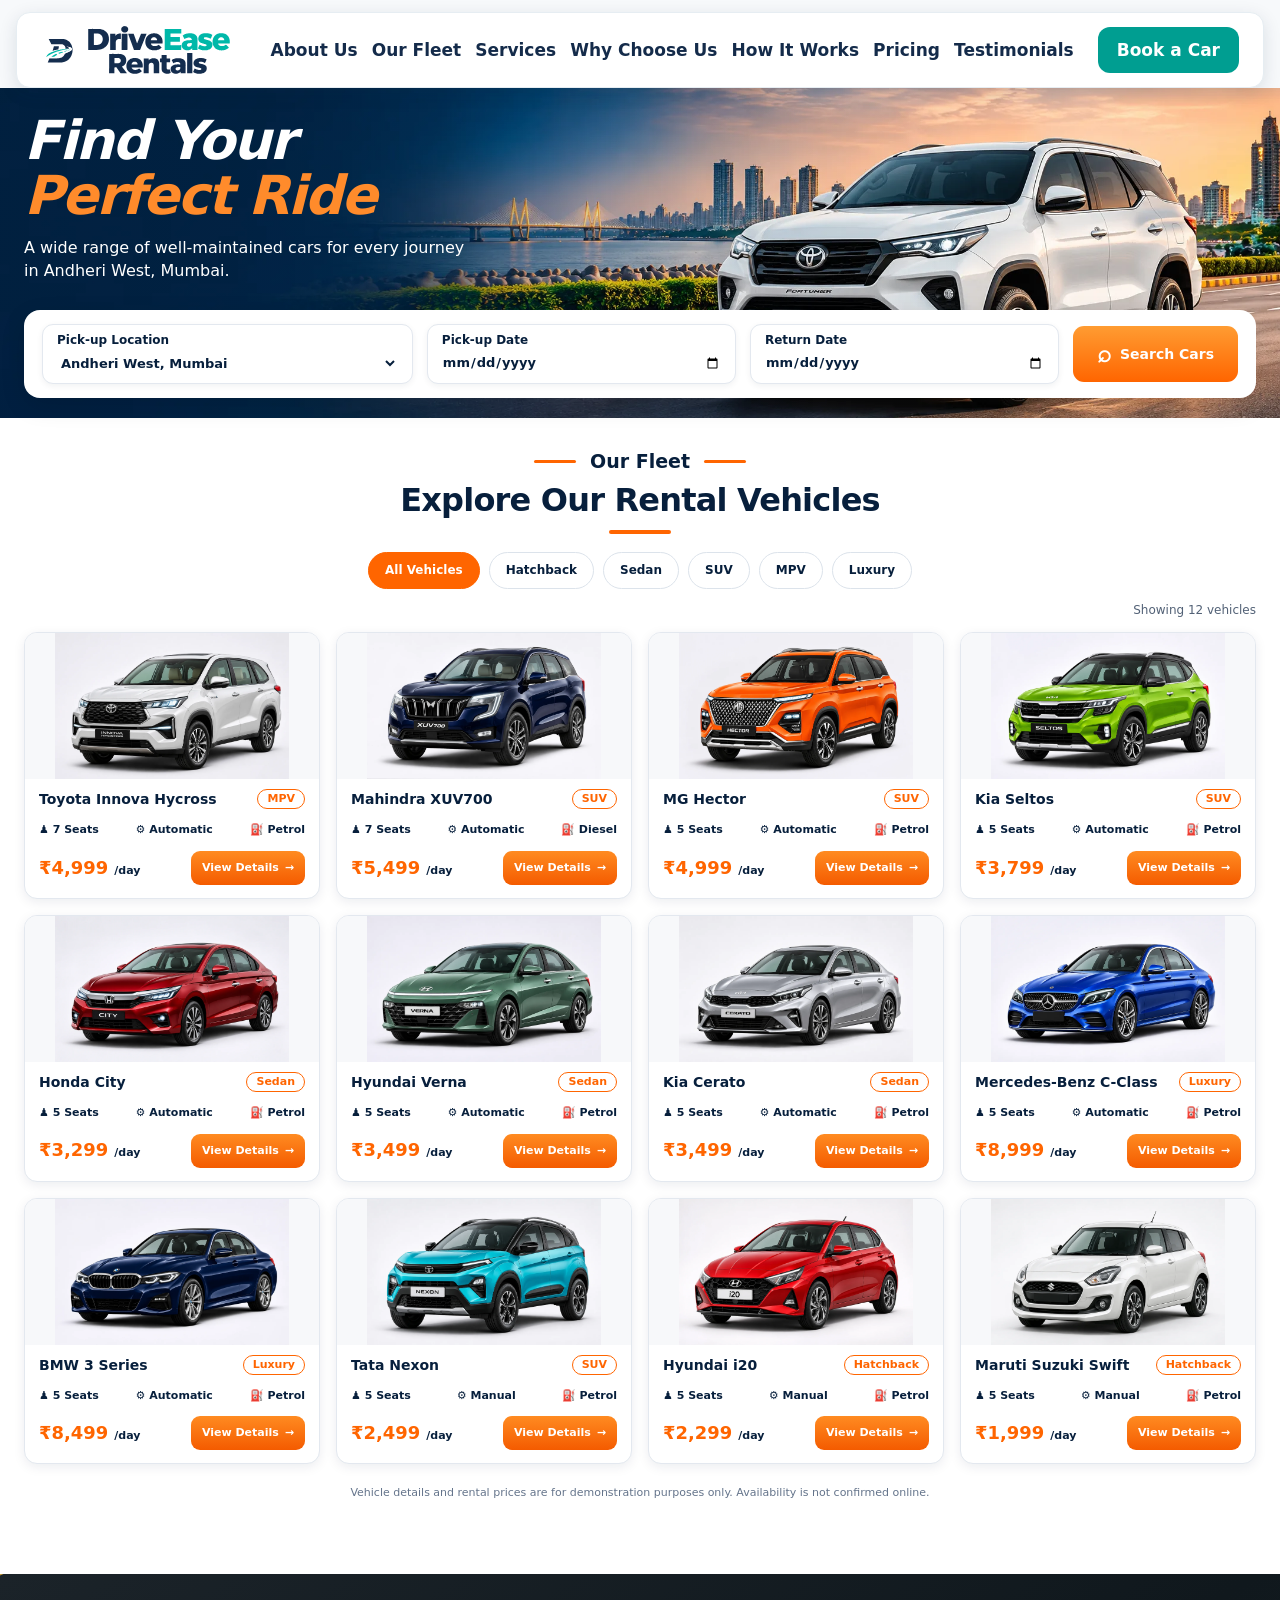
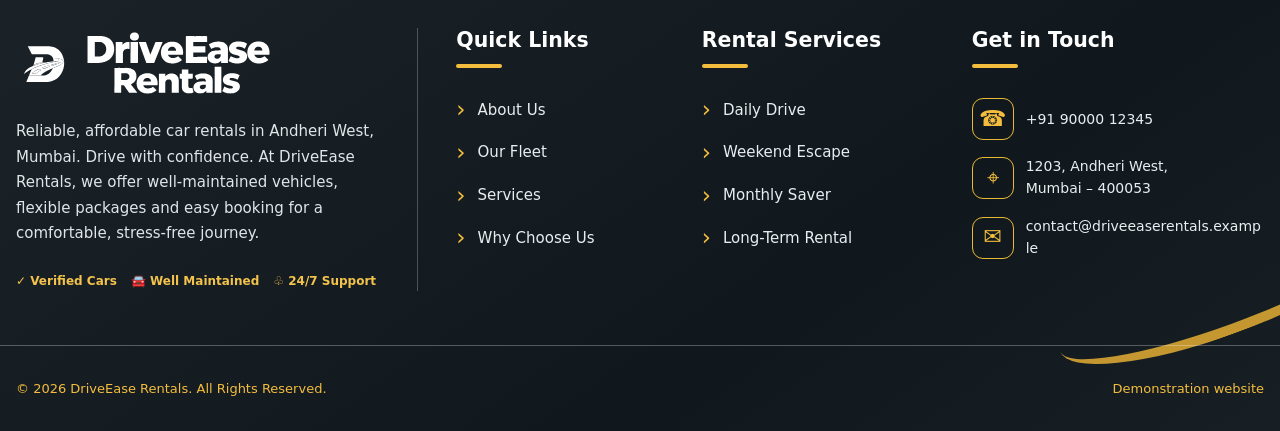
<file: fleet.html>
<!doctype html>
<html lang="en">
  <head>
    <!-- ==================================================
       01. DOCUMENT META INFORMATION START
  ================================================== -->
    <meta charset="UTF-8" />
    <meta name="viewport" content="width=device-width, initial-scale=1.0" />

    <title>Our Fleet | DriveEase Rentals | Andheri West, Mumbai</title>

    <meta
      name="description"
      content="Explore the vehicle fleet at DriveEase Rentals in Andheri West, Mumbai. Discover hatchbacks, sedans, SUVs and more for your next journey."
    />

    <meta name="robots" content="index, follow" />
    <link
      rel="canonical"
      href="https://techglowsolutionsindia.github.io/driveease-rentals/fleet.html"
    />

    <!-- ==================================================
       01. DOCUMENT META INFORMATION END
  ================================================== -->

    <!-- ==================================================
       02. OPEN GRAPH META INFORMATION START
  ================================================== -->

    <!-- ==================================================
     OPEN GRAPH SOCIAL SHARING CONFIGURATION
================================================== -->
    <meta property="og:type" content="website" />

    <!-- OPEN GRAPH SHARING IMAGE -->
    <meta
      property="og:image"
      content="https://techglowsolutionsindia.github.io/driveease-rentals/assets/images/social/driveease-rentals-og.jpg"
    />
    <meta property="og:image:width" content="1200" />
    <meta property="og:image:height" content="630" />
    <meta
      property="og:image:alt"
      content="DriveEase Rentals - Your Journey, Our Drive."
    />

    <meta
      property="og:url"
      content="https://techglowsolutionsindia.github.io/driveease-rentals/fleet.html"
    />

    <meta property="og:title" content="Our Fleet | DriveEase Rentals" />
    <meta
      property="og:description"
      content="Explore our selection of rental vehicles in Andheri West, Mumbai."
    />
    <meta property="og:site_name" content="DriveEase Rentals" />
    <meta property="og:locale" content="en_IN" />

    <!-- ==================================================
       02. OPEN GRAPH META INFORMATION END
  ================================================== -->

    <!-- ==================================================
       03. TWITTER CARD META INFORMATION START
  ================================================== -->
    <!-- ==================================================
     TWITTER / X SOCIAL SHARING CONFIGURATION
================================================== -->
    <meta name="twitter:card" content="summary_large_image" />

    <!-- TWITTER / X SHARING IMAGE -->
    <meta
      name="twitter:image"
      content="https://techglowsolutionsindia.github.io/driveease-rentals/assets/images/social/driveease-rentals-og.jpg"
    />

    <meta name="twitter:title" content="Our Fleet | DriveEase Rentals" />
    <meta
      name="twitter:description"
      content="Explore rental cars, SUVs and more with DriveEase Rentals in Mumbai."
    />

    <!-- ==================================================
       03. TWITTER CARD META INFORMATION END
  ================================================== -->

    <!-- ==================================================
       04. FAVICON CONFIGURATION START
  ================================================== -->
    <link
      rel="icon"
      type="image/svg+xml"
      href="assets/images/logo/favicon.svg"
    />
    <!-- ==================================================
       04. FAVICON CONFIGURATION END
  ================================================== -->

    <!-- ==================================================
       05. GLOBAL CSS FILES START
  ================================================== -->
    <link rel="stylesheet" href="assets/css/variables.css" />
    <link rel="stylesheet" href="assets/css/base.css" />
    <link rel="stylesheet" href="assets/css/layout.css" />
    <link rel="stylesheet" href="assets/css/header.css" />
    <link rel="stylesheet" href="assets/css/footer.css" />
    <link rel="stylesheet" href="assets/css/landing-page.css" />
    <link rel="stylesheet" href="assets/css/responsive.css" />
    <link rel="stylesheet" href="assets/css/fleet-page.css" />

    <!-- ==================================================
        05. GLOBAL CSS FILES END
    ================================================== -->

    <!-- ==================================================
        06. SCHEMA.ORG STRUCTURED DATA START
    ================================================== -->

    <script type="application/ld+json">
      {
        "@context": "https://schema.org",
        "@type": "CollectionPage",
        "name": "Our Fleet | DriveEase Rentals | Andheri West, Mumbai",
        "description": "Explore the vehicle fleet at DriveEase Rentals in Andheri West, Mumbai. Discover hatchbacks, sedans, SUVs and more for your next journey.",
        "inLanguage": "en-IN",
        "about": {
          "@type": "Service",
          "name": "Car Rental Services",
          "serviceType": "Car Rental",
          "areaServed": {
            "@type": "Place",
            "name": "Andheri West, Mumbai, Maharashtra, India"
          },
          "provider": {
            "@type": "Organization",
            "name": "DriveEase Rentals",
            "description": "Demonstration car rental website based in Andheri West, Mumbai."
          }
        }
      }
    </script>

    <!-- ==================================================
        06. SCHEMA.ORG STRUCTURED DATA END
    ================================================== -->
  </head>

  <body id="fleet-page">
    <!-- ==================================================
       06. GLOBAL HEADER START
  ================================================== -->
    <header class="site-header">
      <div class="header-container">
        <!-- BRAND IDENTITY START -->
        <a
          href="index.html#hero"
          class="site-brand"
          aria-label="DriveEase Rentals - Go to homepage"
        >
          <img
            src="assets/images/logo/favicon.svg"
            alt=""
            class="site-brand-icon"
            width="48"
            height="48"
          />

          <img
            src="assets/images/logo/business-logo.svg"
            alt="DriveEase Rentals"
            class="site-brand-logo"
            width="180"
          />
        </a>
        <!-- BRAND IDENTITY END -->

        <!-- MOBILE MENU TOGGLE START -->
        <button
          type="button"
          class="menu-toggle"
          aria-label="Open navigation menu"
          aria-controls="primary-navigation"
          aria-expanded="false"
        >
          <span class="menu-toggle-line" aria-hidden="true"></span>
          <span class="menu-toggle-line" aria-hidden="true"></span>
          <span class="menu-toggle-line" aria-hidden="true"></span>
        </button>
        <!-- MOBILE MENU TOGGLE END -->

        <!-- PRIMARY NAVIGATION START -->
        <nav
          id="primary-navigation"
          class="primary-navigation"
          aria-label="Primary navigation"
        >
          <ul class="navigation-list">
            <li class="navigation-item">
              <a href="index.html#about" class="navigation-link"> About Us </a>
            </li>

            <li class="navigation-item">
              <a href="fleet.html" class="navigation-link" aria-current="page">
                Our Fleet
              </a>
            </li>

            <li class="navigation-item">
              <a href="index.html#services" class="navigation-link">
                Services
              </a>
            </li>

            <li class="navigation-item">
              <a href="index.html#why-choose-us" class="navigation-link">
                Why Choose Us
              </a>
            </li>

            <li class="navigation-item">
              <a href="index.html#how-it-works" class="navigation-link">
                How It Works
              </a>
            </li>

            <li class="navigation-item">
              <a href="index.html#pricing" class="navigation-link"> Pricing </a>
            </li>

            <li class="navigation-item">
              <a href="index.html#testimonials" class="navigation-link">
                Testimonials
              </a>
            </li>
          </ul>

          <!-- PRIMARY NAVBAR CTA START -->
          <a
            href="index.html#contact"
            class="button button-primary navigation-cta"
          >
            Book a Car
          </a>
          <!-- PRIMARY NAVBAR CTA END -->
        </nav>
        <!-- PRIMARY NAVIGATION END -->
      </div>
    </header>
    <!-- ==================================================
       06. GLOBAL HEADER END
  ================================================== -->

    <!-- ==================================================
     07. INNER PAGE MAIN CONTENT START
================================================== -->
    <main id="main-content">
      <!-- ==================================================
       07.01 FLEET HERO SECTION START
  ================================================== -->
      <section
        id="fleet-hero"
        class="fleet-hero-section"
        aria-labelledby="fleet-hero-title"
      >
        <div class="fleet-hero-container">
          <div class="fleet-hero-content">
            <h1 id="fleet-hero-title" class="fleet-hero-title">
              Find Your
              <span>Perfect Ride</span>
            </h1>

            <p class="fleet-hero-description">
              A wide range of well-maintained cars for every journey in Andheri
              West, Mumbai.
            </p>
          </div>

          <!-- FLEET SEARCH FORM START -->
          <form id="fleet-search-form" class="fleet-search-form">
            <div class="fleet-search-field">
              <label for="fleet-pickup-location">Pick-up Location</label>
              <select id="fleet-pickup-location" name="pickupLocation" required>
                <option value="Andheri West, Mumbai" selected>
                  Andheri West, Mumbai
                </option>
              </select>
            </div>

            <div class="fleet-search-field">
              <label for="fleet-pickup-date">Pick-up Date</label>
              <input
                type="date"
                id="fleet-pickup-date"
                name="pickupDate"
                required
              />
            </div>

            <div class="fleet-search-field">
              <label for="fleet-return-date">Return Date</label>
              <input
                type="date"
                id="fleet-return-date"
                name="returnDate"
                required
              />
            </div>

            <button type="submit" class="fleet-search-button">
              <span aria-hidden="true">⌕</span>
              Search Cars
            </button>

            <p
              id="fleet-search-message"
              class="fleet-search-message"
              role="status"
              aria-live="polite"
            ></p>
          </form>
          <!-- FLEET SEARCH FORM END -->
        </div>
      </section>
      <!-- ==================================================
       07.01 FLEET HERO SECTION END
  ================================================== -->

      <!-- ==================================================
       07.02 FLEET VEHICLE GALLERY SECTION START
  ================================================== -->
      <section
        id="fleet-gallery"
        class="fleet-gallery-section"
        aria-labelledby="fleet-gallery-title"
      >
        <div class="fleet-gallery-container">
          <div class="fleet-section-heading">
            <p class="fleet-section-eyebrow">Our Fleet</p>
            <h2 id="fleet-gallery-title">Explore Our Rental Vehicles</h2>
          </div>

          <!-- VEHICLE CATEGORY FILTERS START -->
          <div
            class="fleet-category-filters"
            role="group"
            aria-label="Filter vehicles by category"
          >
            <button
              type="button"
              class="fleet-filter-button is-active"
              data-filter="all"
              aria-pressed="true"
            >
              All Vehicles
            </button>
            <button
              type="button"
              class="fleet-filter-button"
              data-filter="hatchback"
              aria-pressed="false"
            >
              Hatchback
            </button>
            <button
              type="button"
              class="fleet-filter-button"
              data-filter="sedan"
              aria-pressed="false"
            >
              Sedan
            </button>
            <button
              type="button"
              class="fleet-filter-button"
              data-filter="suv"
              aria-pressed="false"
            >
              SUV
            </button>
            <button
              type="button"
              class="fleet-filter-button"
              data-filter="mpv"
              aria-pressed="false"
            >
              MPV
            </button>
            <button
              type="button"
              class="fleet-filter-button"
              data-filter="luxury"
              aria-pressed="false"
            >
              Luxury
            </button>
          </div>
          <!-- VEHICLE CATEGORY FILTERS END -->

          <p
            id="fleet-results-count"
            class="fleet-results-count"
            role="status"
            aria-live="polite"
          >
            Showing 12 vehicles
          </p>

          <!-- VEHICLE GRID START -->
          <div id="fleet-vehicle-grid" class="fleet-vehicle-grid">
            <!-- 01. TOYOTA INNOVA HYCROSS START -->
            <article
              class="fleet-vehicle-card"
              data-category="mpv"
              data-vehicle="toyota-innova-hycross"
            >
              <button
                type="button"
                class="fleet-vehicle-image-button"
                data-open-vehicle="toyota-innova-hycross"
                aria-label="View Toyota Innova Hycross details"
              >
                <img
                  src="assets/images/fleet/vehicles/toyota-innova-hycross.webp"
                  alt="Pearl-white Toyota Innova Hycross MPV"
                  loading="lazy"
                  width="800"
                  height="500"
                />
              </button>
              <div class="fleet-vehicle-info">
                <div class="fleet-vehicle-heading">
                  <h3>Toyota Innova Hycross</h3>
                  <span class="fleet-vehicle-category">MPV</span>
                </div>
                <div class="fleet-vehicle-specs">
                  <span>♟ 7 Seats</span>
                  <span>⚙ Automatic</span>
                  <span>⛽ Petrol</span>
                </div>
                <div class="fleet-vehicle-bottom">
                  <p class="fleet-vehicle-price">₹4,999 <small>/day</small></p>
                  <button
                    type="button"
                    class="fleet-vehicle-button"
                    data-open-vehicle="toyota-innova-hycross"
                  >
                    View Details <span aria-hidden="true">→</span>
                  </button>
                </div>
              </div>
            </article>
            <!-- 01. TOYOTA INNOVA HYCROSS END -->

            <!-- 02. MAHINDRA XUV700 START -->
            <article
              class="fleet-vehicle-card"
              data-category="suv"
              data-vehicle="mahindra-xuv700"
            >
              <button
                type="button"
                class="fleet-vehicle-image-button"
                data-open-vehicle="mahindra-xuv700"
                aria-label="View Mahindra XUV700 details"
              >
                <img
                  src="assets/images/fleet/vehicles/mahindra-xuv700.webp"
                  alt="Navy-blue Mahindra XUV700 SUV"
                  loading="lazy"
                  width="800"
                  height="500"
                />
              </button>
              <div class="fleet-vehicle-info">
                <div class="fleet-vehicle-heading">
                  <h3>Mahindra XUV700</h3>
                  <span class="fleet-vehicle-category">SUV</span>
                </div>
                <div class="fleet-vehicle-specs">
                  <span>♟ 7 Seats</span>
                  <span>⚙ Automatic</span>
                  <span>⛽ Diesel</span>
                </div>
                <div class="fleet-vehicle-bottom">
                  <p class="fleet-vehicle-price">₹5,499 <small>/day</small></p>
                  <button
                    type="button"
                    class="fleet-vehicle-button"
                    data-open-vehicle="mahindra-xuv700"
                  >
                    View Details <span aria-hidden="true">→</span>
                  </button>
                </div>
              </div>
            </article>
            <!-- 02. MAHINDRA XUV700 END -->

            <!-- 03. MG HECTOR START -->
            <article
              class="fleet-vehicle-card"
              data-category="suv"
              data-vehicle="mg-hector"
            >
              <button
                type="button"
                class="fleet-vehicle-image-button"
                data-open-vehicle="mg-hector"
                aria-label="View MG Hector details"
              >
                <img
                  src="assets/images/fleet/vehicles/mg-hector.webp"
                  alt="Pearl-white MG Hector SUV"
                  loading="lazy"
                  width="800"
                  height="500"
                />
              </button>
              <div class="fleet-vehicle-info">
                <div class="fleet-vehicle-heading">
                  <h3>MG Hector</h3>
                  <span class="fleet-vehicle-category">SUV</span>
                </div>
                <div class="fleet-vehicle-specs">
                  <span>♟ 5 Seats</span>
                  <span>⚙ Automatic</span>
                  <span>⛽ Petrol</span>
                </div>
                <div class="fleet-vehicle-bottom">
                  <p class="fleet-vehicle-price">₹4,999 <small>/day</small></p>
                  <button
                    type="button"
                    class="fleet-vehicle-button"
                    data-open-vehicle="mg-hector"
                  >
                    View Details <span aria-hidden="true">→</span>
                  </button>
                </div>
              </div>
            </article>
            <!-- 03. MG HECTOR END -->

            <!-- 04. KIA SELTOS START -->
            <article
              class="fleet-vehicle-card"
              data-category="suv"
              data-vehicle="kia-seltos"
            >
              <button
                type="button"
                class="fleet-vehicle-image-button"
                data-open-vehicle="kia-seltos"
                aria-label="View Kia Seltos details"
              >
                <img
                  src="assets/images/fleet/vehicles/kia-seltos.webp"
                  alt="Graphite-grey Kia Seltos SUV"
                  loading="lazy"
                  width="800"
                  height="500"
                />
              </button>
              <div class="fleet-vehicle-info">
                <div class="fleet-vehicle-heading">
                  <h3>Kia Seltos</h3>
                  <span class="fleet-vehicle-category">SUV</span>
                </div>
                <div class="fleet-vehicle-specs">
                  <span>♟ 5 Seats</span>
                  <span>⚙ Automatic</span>
                  <span>⛽ Petrol</span>
                </div>
                <div class="fleet-vehicle-bottom">
                  <p class="fleet-vehicle-price">₹3,799 <small>/day</small></p>
                  <button
                    type="button"
                    class="fleet-vehicle-button"
                    data-open-vehicle="kia-seltos"
                  >
                    View Details <span aria-hidden="true">→</span>
                  </button>
                </div>
              </div>
            </article>
            <!-- 04. KIA SELTOS END -->

            <!-- 05. HONDA CITY START -->
            <article
              class="fleet-vehicle-card"
              data-category="sedan"
              data-vehicle="honda-city"
            >
              <button
                type="button"
                class="fleet-vehicle-image-button"
                data-open-vehicle="honda-city"
                aria-label="View Honda City details"
              >
                <img
                  src="assets/images/fleet/vehicles/honda-city.webp"
                  alt="Red Honda City sedan"
                  loading="lazy"
                  width="800"
                  height="500"
                />
              </button>
              <div class="fleet-vehicle-info">
                <div class="fleet-vehicle-heading">
                  <h3>Honda City</h3>
                  <span class="fleet-vehicle-category">Sedan</span>
                </div>
                <div class="fleet-vehicle-specs">
                  <span>♟ 5 Seats</span>
                  <span>⚙ Automatic</span>
                  <span>⛽ Petrol</span>
                </div>
                <div class="fleet-vehicle-bottom">
                  <p class="fleet-vehicle-price">₹3,299 <small>/day</small></p>
                  <button
                    type="button"
                    class="fleet-vehicle-button"
                    data-open-vehicle="honda-city"
                  >
                    View Details <span aria-hidden="true">→</span>
                  </button>
                </div>
              </div>
            </article>
            <!-- 05. HONDA CITY END -->

            <!-- 06. HYUNDAI VERNA START -->
            <article
              class="fleet-vehicle-card"
              data-category="sedan"
              data-vehicle="hyundai-verna"
            >
              <button
                type="button"
                class="fleet-vehicle-image-button"
                data-open-vehicle="hyundai-verna"
                aria-label="View Hyundai Verna details"
              >
                <img
                  src="assets/images/fleet/vehicles/hyundai-verna.webp"
                  alt="Dark-blue Hyundai Verna sedan"
                  loading="lazy"
                  width="800"
                  height="500"
                />
              </button>
              <div class="fleet-vehicle-info">
                <div class="fleet-vehicle-heading">
                  <h3>Hyundai Verna</h3>
                  <span class="fleet-vehicle-category">Sedan</span>
                </div>
                <div class="fleet-vehicle-specs">
                  <span>♟ 5 Seats</span>
                  <span>⚙ Automatic</span>
                  <span>⛽ Petrol</span>
                </div>
                <div class="fleet-vehicle-bottom">
                  <p class="fleet-vehicle-price">₹3,499 <small>/day</small></p>
                  <button
                    type="button"
                    class="fleet-vehicle-button"
                    data-open-vehicle="hyundai-verna"
                  >
                    View Details <span aria-hidden="true">→</span>
                  </button>
                </div>
              </div>
            </article>
            <!-- 06. HYUNDAI VERNA END -->

            <!-- 07. KIA CERATO START -->
            <article
              class="fleet-vehicle-card"
              data-category="sedan"
              data-vehicle="kia-cerato"
            >
              <button
                type="button"
                class="fleet-vehicle-image-button"
                data-open-vehicle="kia-cerato"
                aria-label="View Kia Cerato details"
              >
                <img
                  src="assets/images/fleet/vehicles/kia-cerato.webp"
                  alt="Silver Kia Cerato sedan"
                  loading="lazy"
                  width="800"
                  height="500"
                />
              </button>
              <div class="fleet-vehicle-info">
                <div class="fleet-vehicle-heading">
                  <h3>Kia Cerato</h3>
                  <span class="fleet-vehicle-category">Sedan</span>
                </div>
                <div class="fleet-vehicle-specs">
                  <span>♟ 5 Seats</span>
                  <span>⚙ Automatic</span>
                  <span>⛽ Petrol</span>
                </div>
                <div class="fleet-vehicle-bottom">
                  <p class="fleet-vehicle-price">₹3,499 <small>/day</small></p>
                  <button
                    type="button"
                    class="fleet-vehicle-button"
                    data-open-vehicle="kia-cerato"
                  >
                    View Details <span aria-hidden="true">→</span>
                  </button>
                </div>
              </div>
            </article>
            <!-- 07. KIA CERATO END -->

            <!-- 08. MERCEDES-BENZ C-CLASS START -->
            <article
              class="fleet-vehicle-card"
              data-category="luxury"
              data-vehicle="mercedes-benz-c-class"
            >
              <button
                type="button"
                class="fleet-vehicle-image-button"
                data-open-vehicle="mercedes-benz-c-class"
                aria-label="View Mercedes-Benz C-Class details"
              >
                <img
                  src="assets/images/fleet/vehicles/mercedes-benz-c-class.webp"
                  alt="Charcoal-black Mercedes-Benz C-Class luxury sedan"
                  loading="lazy"
                  width="800"
                  height="500"
                />
              </button>
              <div class="fleet-vehicle-info">
                <div class="fleet-vehicle-heading">
                  <h3>Mercedes-Benz C-Class</h3>
                  <span class="fleet-vehicle-category">Luxury</span>
                </div>
                <div class="fleet-vehicle-specs">
                  <span>♟ 5 Seats</span>
                  <span>⚙ Automatic</span>
                  <span>⛽ Petrol</span>
                </div>
                <div class="fleet-vehicle-bottom">
                  <p class="fleet-vehicle-price">₹8,999 <small>/day</small></p>
                  <button
                    type="button"
                    class="fleet-vehicle-button"
                    data-open-vehicle="mercedes-benz-c-class"
                  >
                    View Details <span aria-hidden="true">→</span>
                  </button>
                </div>
              </div>
            </article>
            <!-- 08. MERCEDES-BENZ C-CLASS END -->

            <!-- 09. BMW 3 SERIES START -->
            <article
              class="fleet-vehicle-card"
              data-category="luxury"
              data-vehicle="bmw-3-series"
            >
              <button
                type="button"
                class="fleet-vehicle-image-button"
                data-open-vehicle="bmw-3-series"
                aria-label="View BMW 3 Series details"
              >
                <img
                  src="assets/images/fleet/vehicles/bmw-3-series.webp"
                  alt="Pearl-white BMW 3 Series luxury sedan"
                  loading="lazy"
                  width="800"
                  height="500"
                />
              </button>
              <div class="fleet-vehicle-info">
                <div class="fleet-vehicle-heading">
                  <h3>BMW 3 Series</h3>
                  <span class="fleet-vehicle-category">Luxury</span>
                </div>
                <div class="fleet-vehicle-specs">
                  <span>♟ 5 Seats</span>
                  <span>⚙ Automatic</span>
                  <span>⛽ Petrol</span>
                </div>
                <div class="fleet-vehicle-bottom">
                  <p class="fleet-vehicle-price">₹8,499 <small>/day</small></p>
                  <button
                    type="button"
                    class="fleet-vehicle-button"
                    data-open-vehicle="bmw-3-series"
                  >
                    View Details <span aria-hidden="true">→</span>
                  </button>
                </div>
              </div>
            </article>
            <!-- 09. BMW 3 SERIES END -->

            <!-- 10. TATA NEXON START -->
            <article
              class="fleet-vehicle-card"
              data-category="suv"
              data-vehicle="tata-nexon"
            >
              <button
                type="button"
                class="fleet-vehicle-image-button"
                data-open-vehicle="tata-nexon"
                aria-label="View Tata Nexon details"
              >
                <img
                  src="assets/images/fleet/vehicles/tata-nexon.webp"
                  alt="Turquoise-blue Tata Nexon compact SUV"
                  loading="lazy"
                  width="800"
                  height="500"
                />
              </button>
              <div class="fleet-vehicle-info">
                <div class="fleet-vehicle-heading">
                  <h3>Tata Nexon</h3>
                  <span class="fleet-vehicle-category">SUV</span>
                </div>
                <div class="fleet-vehicle-specs">
                  <span>♟ 5 Seats</span>
                  <span>⚙ Manual</span>
                  <span>⛽ Petrol</span>
                </div>
                <div class="fleet-vehicle-bottom">
                  <p class="fleet-vehicle-price">₹2,499 <small>/day</small></p>
                  <button
                    type="button"
                    class="fleet-vehicle-button"
                    data-open-vehicle="tata-nexon"
                  >
                    View Details <span aria-hidden="true">→</span>
                  </button>
                </div>
              </div>
            </article>
            <!-- 10. TATA NEXON END -->

            <!-- 11. HYUNDAI I20 START -->
            <article
              class="fleet-vehicle-card"
              data-category="hatchback"
              data-vehicle="hyundai-i20"
            >
              <button
                type="button"
                class="fleet-vehicle-image-button"
                data-open-vehicle="hyundai-i20"
                aria-label="View Hyundai i20 details"
              >
                <img
                  src="assets/images/fleet/vehicles/hyundai-i20.webp"
                  alt="Red Hyundai i20 hatchback"
                  loading="lazy"
                  width="800"
                  height="500"
                />
              </button>
              <div class="fleet-vehicle-info">
                <div class="fleet-vehicle-heading">
                  <h3>Hyundai i20</h3>
                  <span class="fleet-vehicle-category">Hatchback</span>
                </div>
                <div class="fleet-vehicle-specs">
                  <span>♟ 5 Seats</span>
                  <span>⚙ Manual</span>
                  <span>⛽ Petrol</span>
                </div>
                <div class="fleet-vehicle-bottom">
                  <p class="fleet-vehicle-price">₹2,299 <small>/day</small></p>
                  <button
                    type="button"
                    class="fleet-vehicle-button"
                    data-open-vehicle="hyundai-i20"
                  >
                    View Details <span aria-hidden="true">→</span>
                  </button>
                </div>
              </div>
            </article>
            <!-- 11. HYUNDAI I20 END -->

            <!-- 12. MARUTI SUZUKI SWIFT START -->
            <article
              class="fleet-vehicle-card"
              data-category="hatchback"
              data-vehicle="maruti-suzuki-swift"
            >
              <button
                type="button"
                class="fleet-vehicle-image-button"
                data-open-vehicle="maruti-suzuki-swift"
                aria-label="View Maruti Suzuki Swift details"
              >
                <img
                  src="assets/images/fleet/vehicles/maruti-suzuki-swift.webp"
                  alt="Pearl-white Maruti Suzuki Swift hatchback"
                  loading="lazy"
                  width="800"
                  height="500"
                />
              </button>
              <div class="fleet-vehicle-info">
                <div class="fleet-vehicle-heading">
                  <h3>Maruti Suzuki Swift</h3>
                  <span class="fleet-vehicle-category">Hatchback</span>
                </div>
                <div class="fleet-vehicle-specs">
                  <span>♟ 5 Seats</span>
                  <span>⚙ Manual</span>
                  <span>⛽ Petrol</span>
                </div>
                <div class="fleet-vehicle-bottom">
                  <p class="fleet-vehicle-price">₹1,999 <small>/day</small></p>
                  <button
                    type="button"
                    class="fleet-vehicle-button"
                    data-open-vehicle="maruti-suzuki-swift"
                  >
                    View Details <span aria-hidden="true">→</span>
                  </button>
                </div>
              </div>
            </article>
            <!-- 12. MARUTI SUZUKI SWIFT END -->
          </div>
          <!-- VEHICLE GRID END -->

          <p id="fleet-empty-message" class="fleet-empty-message" hidden>
            No vehicles match your selection. Please choose another category.
          </p>

          <p class="fleet-demo-disclaimer">
            Vehicle details and rental prices are for demonstration purposes
            only. Availability is not confirmed online.
          </p>
        </div>
      </section>
      <!-- ==================================================
       07.02 FLEET VEHICLE GALLERY SECTION END
  ================================================== -->

      <!-- ==================================================
       07.03 VEHICLE DETAILS POPUP START
  ================================================== -->
      <div
        id="fleet-vehicle-modal"
        class="fleet-vehicle-modal"
        role="dialog"
        aria-modal="true"
        aria-labelledby="fleet-modal-title"
        aria-describedby="fleet-modal-description"
        hidden
      >
        <div class="fleet-modal-backdrop" data-close-modal></div>

        <div class="fleet-modal-panel" tabindex="-1">
          <button
            type="button"
            class="fleet-modal-close"
            data-close-modal
            aria-label="Close vehicle details"
          >
            &times;
          </button>

          <div class="fleet-modal-image-wrapper">
            <img
              id="fleet-modal-image"
              src="assets/images/fleet/vehicles/toyota-innova-hycross.webp"
              alt=""
              width="800"
              height="500"
            />
          </div>

          <div class="fleet-modal-content">
            <span id="fleet-modal-category" class="fleet-modal-category"
              >MPV</span
            >

            <h2 id="fleet-modal-title">Toyota Innova Hycross</h2>

            <p id="fleet-modal-description">
              Explore vehicle specifications and rental details.
            </p>

            <div id="fleet-modal-specs" class="fleet-modal-specs"></div>

            <div class="fleet-modal-footer">
              <p class="fleet-modal-price">
                <strong id="fleet-modal-price">₹4,999</strong>
                <span>/day</span>
              </p>

              <a
                id="fleet-modal-book-button"
                href="index.html#contact"
                class="fleet-modal-book-button"
              >
                Book This Car
                <span aria-hidden="true">→</span>
              </a>
            </div>

            <p class="fleet-modal-note">
              Booking requests are subject to confirmation.
            </p>
          </div>
        </div>
      </div>
      <!-- ==================================================
       07.03 VEHICLE DETAILS POPUP END
  ================================================== -->
    </main>
    <!-- ==================================================
     07. INNER PAGE MAIN CONTENT END
================================================== -->

    <!-- ==================================================
     08. FOOTER SECTION STARTED
================================================== -->
    <footer class="site-footer" id="site-footer">
      <div class="footer-container">
        <div class="footer-main">
          <div class="footer-brand">
            <a
              class="footer-brand-link"
              href="index.html#hero"
              aria-label="DriveEase Rentals - Go to homepage"
            >
              <img
                class="footer-brand-icon"
                src="assets/images/logo/favicon.svg"
                alt=""
                width="66"
                height="66"
              />
              <img
                class="footer-brand-logo"
                src="assets/images/logo/business-logo.svg"
                alt="DriveEase Rentals"
                width="210"
                height="80"
              />
            </a>

            <p class="footer-description">
              Reliable, affordable car rentals in Andheri West, Mumbai. Drive
              with confidence. At DriveEase Rentals, we offer well-maintained
              vehicles, flexible packages and easy booking for a comfortable,
              stress-free journey.
            </p>

            <div class="footer-benefits" aria-label="Our advantages">
              <span>✓ Verified Cars</span>
              <span>🚘 Well Maintained</span>
              <span>♧ 24/7 Support</span>
            </div>
          </div>

          <nav class="footer-column" aria-label="Footer quick links">
            <h2 class="footer-heading">Quick Links</h2>
            <ul class="footer-links">
              <li><a href="index.html#about">About Us</a></li>
              <li><a href="fleet.html" aria-current="page">Our Fleet</a></li>
              <li><a href="index.html#services">Services</a></li>
              <li><a href="index.html#why-choose-us">Why Choose Us</a></li>
            </ul>
          </nav>

          <nav class="footer-column" aria-label="Rental packages">
            <h2 class="footer-heading">Rental Services</h2>
            <ul class="footer-links">
              <li><a href="index.html#pricing">Daily Drive</a></li>
              <li><a href="index.html#pricing">Weekend Escape</a></li>
              <li><a href="index.html#pricing">Monthly Saver</a></li>
              <li><a href="index.html#contact">Long-Term Rental</a></li>
            </ul>
          </nav>

          <div class="footer-column footer-contact">
            <h2 class="footer-heading">Get in Touch</h2>

            <address class="footer-contact-details">
              <a href="tel:+919000012345">
                <span class="footer-contact-icon" aria-hidden="true">☎</span>
                +91 90000 12345
              </a>

              <p>
                <span class="footer-contact-icon" aria-hidden="true">⌖</span>
                <span>1203, Andheri West,<br />Mumbai – 400053</span>
              </p>

              <a href="mailto:contact@driveeaserentals.example">
                <span class="footer-contact-icon" aria-hidden="true">✉</span>
                contact@driveeaserentals.example
              </a>
            </address>
          </div>
        </div>
      </div>

      <div class="footer-bottom">
        <div class="footer-bottom-inner">
          <p class="footer-copyright">
            © 2026 DriveEase Rentals. All Rights Reserved.
          </p>

          <p class="footer-demo-notice">Demonstration website</p>
        </div>
      </div>
    </footer>
    <!-- ==================================================
     08. FOOTER SECTION ENDED
================================================== -->

    <!-- ==================================================
         09. GLOBAL JAVASCRIPT FILES START
    ================================================== -->

    <script src="assets/js/main.js" defer></script>
    <script src="assets/js/fleet-page.js" defer></script>

    <!-- ==================================================
         09. GLOBAL JAVASCRIPT FILES END
    ================================================== -->
  </body>
</html>
</file>
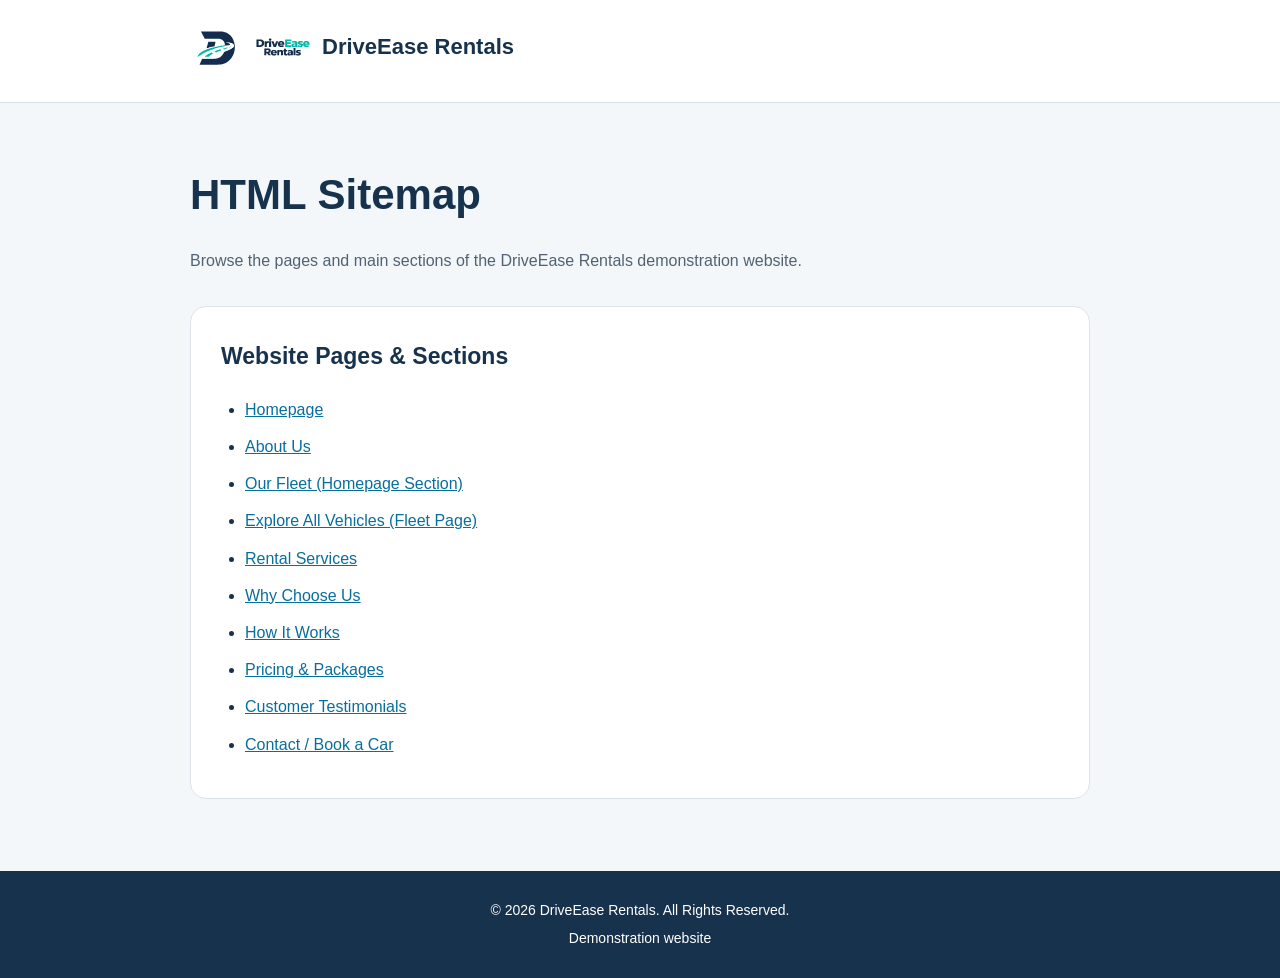
<file: sitemap.html>
<!doctype html>
<html lang="en">
  <head>
    <meta charset="UTF-8" />
    <meta name="viewport" content="width=device-width, initial-scale=1.0" />
    <title>HTML Sitemap | DriveEase Rentals</title>
    <meta
      name="description"
      content="Browse the DriveEase Rentals website sitemap, including our fleet, rental services, pricing, and contact information in Andheri West, Mumbai."
    />
    <meta name="robots" content="noindex, follow" />
    <link
      rel="icon"
      type="image/svg+xml"
      href="assets/images/logo/favicon.svg"
    />
    <style>
      :root {
        color-scheme: light;
        font-family: Arial, Helvetica, sans-serif;
      }
      * {
        box-sizing: border-box;
      }
      body {
        margin: 0;
        background: #f4f7fa;
        color: #17324d;
        line-height: 1.7;
      }
      .container {
        width: min(100% - 40px, 900px);
        margin: 0 auto;
      }
      header {
        padding: 20px 0;
        background: #fff;
        border-bottom: 1px solid #dce3ea;
      }
      .brand {
        display: inline-flex;
        align-items: center;
        gap: 12px;
        text-decoration: none;
        color: inherit;
      }
      .brand img {
        display: block;
        width: 54px;
        height: 54px;
        object-fit: contain;
      }
      .brand-name {
        font-size: 22px;
        font-weight: 700;
      }
      main {
        padding: 56px 0 72px;
      }
      h1 {
        margin: 0 0 12px;
        font-size: clamp(30px, 5vw, 42px);
      }
      .intro {
        margin-bottom: 32px;
        color: #526273;
      }
      .sitemap-card {
        padding: 30px;
        background: #fff;
        border: 1px solid #dce3ea;
        border-radius: 16px;
      }
      h2 {
        margin: 0 0 20px;
        font-size: 23px;
      }
      ul {
        margin: 0;
        padding-left: 24px;
      }
      li {
        margin-bottom: 10px;
      }
      a {
        color: #086e9d;
      }
      a:hover,
      a:focus-visible {
        color: #17324d;
        text-decoration: underline;
      }
      footer {
        padding: 24px 0;
        background: #17324d;
        color: #fff;
        text-align: center;
        font-size: 14px;
      }
      footer p {
        margin: 4px 0;
      }
      @media (max-width: 600px) {
        main {
          padding: 40px 0 60px;
        }
        .sitemap-card {
          padding: 22px;
        }
        .brand-name {
          font-size: 18px;
        }
        .brand img {
          width: 44px;
          height: 44px;
        }
      }
    </style>
  </head>
  <body>
    <!-- HEADER START -->
    <header>
      <div class="container">
        <a
          href="index.html#hero"
          class="brand"
          aria-label="DriveEase Rentals - Homepage"
        >
          <img
            src="assets/images/logo/favicon.svg"
            alt=""
            width="54"
            height="54"
          />
          <img
            src="assets/images/logo/business-logo.svg"
            alt=""
            width="54"
            height="54"
          />
          <span class="brand-name">DriveEase Rentals</span>
        </a>
      </div>
    </header>
    <!-- HEADER END -->

    <!-- SITEMAP MAIN START -->
    <main class="container">
      <h1>HTML Sitemap</h1>
      <p class="intro">
        Browse the pages and main sections of the DriveEase Rentals
        demonstration website.
      </p>
      <section class="sitemap-card" aria-labelledby="sitemap-heading">
        <h2 id="sitemap-heading">Website Pages &amp; Sections</h2>
        <ul>
          <li><a href="index.html#hero">Homepage</a></li>
          <li><a href="index.html#about">About Us</a></li>
          <li><a href="index.html#fleet">Our Fleet (Homepage Section)</a></li>
          <li><a href="fleet.html">Explore All Vehicles (Fleet Page)</a></li>
          <li><a href="index.html#services">Rental Services</a></li>
          <li><a href="index.html#why-choose-us">Why Choose Us</a></li>
          <li><a href="index.html#how-it-works">How It Works</a></li>
          <li><a href="index.html#pricing">Pricing &amp; Packages</a></li>
          <li><a href="index.html#testimonials">Customer Testimonials</a></li>
          <li><a href="index.html#contact">Contact / Book a Car</a></li>
        </ul>
      </section>
    </main>
    <!-- SITEMAP MAIN END -->

    <!-- FOOTER START -->
    <footer>
      <div class="container">
        <p>&copy; 2026 DriveEase Rentals. All Rights Reserved.</p>
        <p>Demonstration website</p>
      </div>
    </footer>
    <!-- FOOTER END -->
  </body>
</html>
</file>
<file: assets/css/variables.css>
/* DriveEase Rentals — neutral foundation tokens; refine after design approval. */
:root {
  color-scheme: light;
  --color-text: #172b46;
  --color-muted: #536275;
  --color-surface: #ffffff;
  --color-background: #f8fafc;
  --color-border: #dce4ec;
  --color-accent: #009f92;
  --color-accent-contrast: #ffffff;
  --font-body: system-ui, -apple-system, "Segoe UI", Arial, sans-serif;
  --font-heading: var(--font-body);
  --container-width: 1200px;
  --page-gutter: clamp(1rem, 3vw, 2rem);
  --space-1: .25rem; --space-2: .5rem; --space-3: .75rem;
  --space-4: 1rem; --space-6: 1.5rem; --space-8: 2rem;
  --space-12: 3rem; --space-16: 4rem;
  --radius-sm: .375rem; --radius-md: .75rem;
  --focus-ring: 3px solid var(--color-accent);
}
</file>
<file: assets/css/base.css>
/* Document defaults only. */
*,
*::before,
*::after {
  box-sizing: border-box;
}

html {
  scroll-behavior: smooth;
  scroll-padding-top: 0;
}

body {
  margin: 0;
  min-width: 320px;
  font-family: var(--font-body);
  line-height: 1.6;
  color: var(--color-text);
  background: var(--color-surface);
}
img,
svg,
video {
  max-width: 100%;
  height: auto;
}
img {
  display: block;
}
button,
input,
textarea,
select {
  font: inherit;
}
button {
  cursor: pointer;
}
a {
  color: inherit;
  text-underline-offset: 0.2em;
}
a:hover {
  color: var(--color-accent);
}
:focus-visible {
  outline: var(--focus-ring);
  outline-offset: 3px;
}
h1,
h2,
h3,
h4,
p {
  margin-top: 0;
}
h1,
h2,
h3,
h4 {
  font-family: var(--font-heading);
  line-height: 1.2;
}
[hidden] {
  display: none !important;
}
@media (prefers-reduced-motion: reduce) {
  html {
    scroll-behavior: auto;
  }
  *,
  *::before,
  *::after {
    animation-duration: 0.01ms !important;
    transition-duration: 0.01ms !important;
  }
}
</file>
<file: assets/css/layout.css>
/* Shared layout primitives; not section design. */
.container,
.header-container,
.footer-container,
.footer-bottom {
  width: min(100% - 2 * var(--page-gutter), var(--container-width));
  margin-inline: auto;
}
.section {
  scroll-margin-top: 88px;
}
.button {
  display: inline-flex;
  align-items: center;
  justify-content: center;
  gap: 0.5rem;
  padding: 0.7rem 1.15rem;
  border-radius: var(--radius-md);
  text-decoration: none;
  font-weight: 600;
  border: 1px solid transparent;
}
.button-primary {
  background: var(--color-accent);
  color: var(--color-accent-contrast);
}
.button-primary:hover {
  color: var(--color-accent-contrast);
  filter: brightness(0.93);
}

/* 07–08. PRICING AND TESTIMONIALS SCROLL FIX */
#pricing,
#testimonials {
  scroll-margin-top: 88px;
}
</file>
<file: assets/css/header.css>
/* DriveEase Rentals — Option 1: Clean & Modern */
.site-header {
  position: sticky;
  top: 0;
  z-index: 1000;
  padding: 12px 16px 0;
  background: #f7f9fb;
}
.header-container {
  width: min(100%, 1320px);
  min-height: 74px;
  margin-inline: auto;
  padding: 12px 24px;
  display: flex;
  align-items: center;
  justify-content: space-between;
  gap: 24px;
  background: #fff;
  border: 1px solid #e6edf2;
  border-radius: 14px;
  box-shadow: 0 5px 18px rgb(16 39 66 / 12%);
}
.site-brand {
  display: inline-flex;
  align-items: center;
  gap: 8px;
  flex: 0 0 auto;
  text-decoration: none;
}
.site-brand-icon {
  width: 38px;
  height: 38px;
  object-fit: contain;
}
.site-brand-logo {
  display: block;
  width: 144px;
  max-height: 52px;
  object-fit: contain;
}
.primary-navigation {
  display: flex;
  align-items: center;
  gap: 24px;
  min-width: 0;
}
.navigation-list {
  display: flex;
  align-items: center;
  flex-wrap: nowrap;
  gap: clamp(10px, 1.1vw, 22px);
  padding: 0;
  margin: 0;
  list-style: none;
}
.site-header .navigation-link {
  display: block;
  padding: 10px 0;
  color: #142b4a;
  font-size: 17px;
  font-weight: 600;
  line-height: 1.3;
  text-decoration: none;
  white-space: nowrap;
  transition: color 0.2s ease;
}
.site-header .navigation-link:hover {
  color: #009f91;
}
.site-header .navigation-link:focus-visible,
.site-header .navigation-cta:focus-visible,
.site-brand:focus-visible,
.menu-toggle:focus-visible {
  outline: 3px solid #008f85;
  outline-offset: 4px;
}
.site-header .navigation-cta {
  display: inline-flex;
  justify-content: center;
  align-items: center;
  flex: 0 0 auto;
  min-height: 46px;
  padding: 10px 19px;
  border: 0;
  border-radius: 12px;
  background: #009e91;
  color: #fff;
  font-size: 17px;
  font-weight: 700;
  line-height: 1.3;
  text-decoration: none;
  white-space: nowrap;
  transition:
    background 0.2s ease,
    transform 0.2s ease;
}
.site-header .navigation-cta:hover {
  background: #007f75;
  transform: translateY(-1px);
}
.menu-toggle {
  display: none;
  align-items: center;
  justify-content: center;
  flex-direction: column;
  gap: 5px;
  width: 44px;
  height: 44px;
  padding: 0;
  border: 1px solid #d7e1e9;
  border-radius: 9px;
  background: #fff;
  color: #142b4a;
  cursor: pointer;
}
.menu-toggle-line {
  width: 22px;
  height: 2px;
  border-radius: 2px;
  background: currentColor;
  transition:
    transform 0.2s ease,
    opacity 0.2s ease;
}
.menu-toggle[aria-expanded="true"] .menu-toggle-line:first-child {
  transform: translateY(7px) rotate(45deg);
}

.menu-toggle[aria-expanded="true"] .menu-toggle-line:nth-child(2) {
  opacity: 0;
}

.menu-toggle[aria-expanded="true"] .menu-toggle-line:last-child {
  transform: translateY(-7px) rotate(-45deg);
}

html {
  scroll-behavior: smooth;
  scroll-padding-top: 0;
}

@media (prefers-reduced-motion: reduce) {
  html {
    scroll-behavior: auto;
  }
  .site-header .navigation-link,
  .site-header .navigation-cta,
  .menu-toggle-line {
    transition: none;
  }
}
</file>
<file: assets/css/footer.css>
/* =================================================
   10. FOOTER SECTION STARTED
================================================== */

.site-footer {
  position: relative;
  isolation: isolate;
  overflow: hidden;
  width: 100%;
  padding: 0;
  color: #f7f9fc;
  background: linear-gradient(145deg, #1b2329 0%, #10181d 65%, #171f24 100%);
  border: 0;
}

.site-footer::before,
.site-footer::after {
  content: "";
  position: absolute;
  z-index: -1;
  width: 340px;
  height: 85px;
  border-top: 10px solid rgba(255, 192, 54, 0.75);
  border-radius: 50%;
  transform: rotate(-17deg);
  pointer-events: none;
}

.site-footer::before {
  top: -35px;
  left: -90px;
}

.site-footer::after {
  right: -110px;
  bottom: 95px;
  transform: rotate(160deg);
}

.footer-container,
.footer-bottom-inner {
  width: min(calc(100% - 32px), 1320px);
  margin-inline: auto;
}

.footer-main {
  display: grid;
  grid-template-columns:
    minmax(0, 1.65fr) minmax(0, 0.85fr)
    minmax(0, 0.95fr) minmax(0, 1.2fr);
  gap: clamp(24px, 3vw, 48px);
  padding-block: clamp(48px, 6vh, 72px);
}

.footer-brand {
  min-width: 0;
  padding-right: 24px;
  border-right: 1px solid rgba(255, 255, 255, 0.24);
}

.footer-brand-link {
  display: inline-flex;
  align-items: center;
  gap: 12px;
  text-decoration: none;
}

.footer-brand-icon {
  width: 58px;
  height: 58px;
  object-fit: contain;
  filter: grayscale(1) brightness(0) invert(1);
}

.footer-brand-logo {
  width: 185px;
  height: 70px;
  object-fit: contain;
  filter: grayscale(1) brightness(0) invert(1);
}

.footer-description {
  max-width: 390px;
  margin: 20px 0 0;
  color: #e1e5e8;
  font-size: 15px;
  line-height: 1.7;
}

.footer-benefits {
  display: flex;
  flex-wrap: wrap;
  gap: 10px 14px;
  margin-top: 25px;
}

.footer-benefits span {
  display: inline-flex;
  align-items: center;
  color: #f4c34b;
  font-size: 12px;
  font-weight: 700;
  white-space: nowrap;
}

.footer-heading {
  position: relative;
  margin: 0 0 30px;
  padding-bottom: 15px;
  color: #fff;
  font-size: clamp(19px, 1.6vw, 24px);
  font-weight: 800;
  line-height: 1.25;
}

.footer-heading::after {
  content: "";
  position: absolute;
  bottom: 0;
  left: 0;
  width: 46px;
  height: 4px;
  border-radius: 4px;
  background: #f4bd3d;
}

.footer-links {
  display: grid;
  gap: 16px;
  margin: 0;
  padding: 0;
  list-style: none;
}

.footer-links li {
  margin: 0;
}

.footer-links a {
  display: inline-flex;
  align-items: center;
  gap: 12px;
  color: #e9edf0;
  font-size: 15px;
  line-height: 1.5;
  text-decoration: none;
  transition: color 0.2s ease;
}

.footer-links a::before {
  content: "›";
  color: #f4bd3d;
  font-size: 23px;
  line-height: 1;
}

.footer-links a:hover,
.footer-links a:focus-visible {
  color: #f4bd3d;
}

.footer-contact-details {
  display: grid;
  gap: 16px;
  font-style: normal;
}

.footer-contact-details a,
.footer-contact-details p {
  display: flex;
  align-items: center;
  gap: 12px;
  min-width: 0;
  margin: 0;
  color: #e9edf0;
  font-size: 14px;
  line-height: 1.55;
  text-decoration: none;
  overflow-wrap: anywhere;
}

.footer-contact-details a:hover {
  color: #f4bd3d;
}

.footer-contact-icon {
  display: inline-flex;
  flex: 0 0 42px;
  align-items: center;
  justify-content: center;
  width: 42px;
  height: 42px;
  border: 1px solid #e8b934;
  border-radius: 11px;
  color: #f4bd3d;
  font-size: 22px;
}

.footer-bottom {
  margin: 0;
  padding: 0;
  border-top: 1px solid rgba(255, 255, 255, 0.28);
}

.footer-bottom-inner {
  display: flex;
  align-items: center;
  justify-content: space-between;
  width: min(calc(100% - 32px), 1320px);
  max-width: 1320px;
  min-height: 85px;
  margin: 0 auto;
  padding: 18px 0;
}

.footer-copyright,
.footer-demo-notice {
  margin: 0;
  color: #f4bd3d;
  font-size: 13px;
  line-height: 1.5;
  text-align: right;
}

.footer-demo-notice {
  color: #f4bd3d;
}

.footer-copyright {
  margin: 0;
  color: #f4bd3d;
  font-size: 13px;
  line-height: 1.5;
}

.footer-demo-notice {
  margin: 0 0 0 auto;
  color: #f4bd3d;
  font-size: 13px;
  line-height: 1.5;
  text-align: right;
}

/* FOOTER BOTTOM ALIGNMENT FIX */

.site-footer .footer-bottom {
  width: 100%;
  max-width: none;
  padding-inline: 0;
}

.site-footer .footer-bottom-inner {
  box-sizing: border-box;
  width: min(calc(100% - 32px), 1320px);
  max-width: 1320px;
  margin-inline: auto;
  padding-inline: 0;
  display: flex;
  align-items: center;
  justify-content: space-between;
}

.site-footer .footer-copyright {
  margin: 0;
  text-align: left;
}

.site-footer .footer-demo-notice {
  margin: 0 0 0 auto;
  text-align: right;
}

/* GAP ABOVE FOOTER */
.site-footer {
  margin-top: 34px;
}

/* =================================================
   10. FOOTER SECTION ENDED
================================================== */
</file>
<file: assets/css/landing-page.css>
/* Homepage foundations and approved Hero section. */
#main-content {
  display: block;
  min-height: 1px;
}
#main-content > .section {
  position: relative;
}

/* =================================================
   01. HOME (HERO) SECTION STARTED
================================================== */
/* 01 — Hero */
/* ==================================================
   HERO SECTION — PREMIUM WHITE & MINT BACKGROUND
================================================== */

.hero-section {
  overflow: hidden;

  background:
    radial-gradient(
      ellipse at 92% 28%,
      rgba(0, 159, 146, 0.13) 0%,
      rgba(0, 159, 146, 0.045) 35%,
      transparent 65%
    ),
    linear-gradient(115deg, #ffffff 0%, #f7fcfb 38%, #edf9f6 72%, #e5f5f1 100%);

  isolation: isolate;
}

.hero-shell {
  position: relative;
  padding: clamp(24px, 3vw, 42px) 0 clamp(28px, 3vw, 44px);
}

/* ==================================================
   HERO SECTION — SOFT DECORATIVE MINT GLOW
================================================== */

.hero-shell::before {
  content: "";
  position: absolute;
  z-index: -1;

  width: min(75vw, 1000px);
  aspect-ratio: 1;
  border-radius: 50%;

  right: -32%;
  top: -65%;

  background: radial-gradient(
    circle,
    rgba(188, 237, 226, 0.65) 0%,
    rgba(222, 247, 241, 0.45) 48%,
    transparent 73%
  );

  pointer-events: none;
}

.hero-shell::after {
  content: "";
  position: absolute;
  z-index: -1;
  width: 520px;
  height: 520px;
  left: -400px;
  bottom: -350px;
  border: 65px solid #e9f6f4;
  border-radius: 50%;
  pointer-events: none;
}

.hero-main {
  display: grid;
  grid-template-columns: minmax(0, 0.94fr) minmax(0, 1.06fr);
  align-items: center;
  min-height: 360px;
  gap: clamp(16px, 3vw, 48px);
}

.hero-copy {
  position: relative;
  z-index: 1;
  padding-block: 24px;
}
.hero-eyebrow {
  margin-bottom: 18px;
  color: #008f83;
  font-size: 0.9rem;
  font-weight: 750;
  letter-spacing: 0.055em;
  text-transform: uppercase;
}

.hero-copy h1 {
  max-width: 630px;
  margin-bottom: 22px;
  color: #172b46;
  font-size: clamp(3.25rem, 5.4vw, 5.75rem);
  line-height: 1.06;
  letter-spacing: -0.055em;
  font-weight: 800;
}
.hero-copy h1 span {
  display: block;
  color: #009f92;
}
.hero-description {
  max-width: 500px;
  margin-bottom: 30px;
  color: #536275;
  font-size: clamp(1rem, 1.4vw, 1.2rem);
  line-height: 1.75;
}
.hero-primary-cta,
.hero-search-button {
  display: inline-flex;
  align-items: center;
  justify-content: center;
  gap: 14px;
  min-height: 54px;
  padding: 14px 26px;
  border: 0;
  border-radius: 11px;
  background: #009f92;
  color: white;
  font-weight: 750;
  text-decoration: none;
  box-shadow: 0 9px 24px rgb(0 159 146 / 18%);
  transition:
    background 0.2s ease,
    transform 0.2s ease;
}
.hero-primary-cta:hover,
.hero-search-button:hover {
  background: #007e75;
  color: white;
  transform: translateY(-2px);
}
.hero-visual {
  position: relative;
  display: flex;
  align-items: center;
  justify-content: center;
  min-width: 0;
}

/* ==================================================
   HERO SECTION — VEHICLE SHOWCASE BACKGROUND GLOW
================================================== */

.hero-visual::before {
  content: "";
  position: absolute;

  width: 95%;
  aspect-ratio: 1.3;
  border-radius: 50%;

  background: radial-gradient(
    ellipse,
    rgba(174, 232, 220, 0.55) 0%,
    rgba(222, 247, 241, 0.25) 55%,
    transparent 80%
  );

  filter: blur(32px);
  opacity: 0.8;
  z-index: -1;
}

.hero-visual img {
  width: 115%;
  max-width: none;
  height: auto;
  object-fit: contain;
  transform: translateX(1%);
  filter: drop-shadow(0 20px 18px rgb(21 44 58 / 12%));
}
.hero-booking-wrap {
  position: relative;
  z-index: 2;
  margin-top: 0;
}
.hero-booking {
  display: grid;
  grid-template-columns: minmax(0, 1.45fr) minmax(0, 1fr) minmax(0, 1fr) auto;
  align-items: end;
  gap: 18px;
  padding: 22px;
  border: 1px solid #e6edf0;
  border-radius: 19px;
  background: #fff;
  box-shadow: 0 18px 50px rgb(22 49 67 / 10%);
}
.hero-field {
  display: flex;
  flex-direction: column;
  gap: 7px;
  min-width: 0;
}
.hero-field label {
  color: #263c52;
  font-size: 0.88rem;
  font-weight: 700;
}
.hero-field input {
  width: 100%;
  min-width: 0;
  height: 52px;
  padding: 0 14px;
  border: 1px solid #dbe5e9;
  border-radius: 10px;
  background: #fbfcfd;
  color: #172b46;
  font-size: 0.94rem;
}
.hero-field input:focus {
  outline: 2px solid #009f92;
  outline-offset: 1px;
  border-color: #009f92;
}
.hero-field input[aria-invalid="true"] {
  border-color: #c83f42;
}
.hero-search-button {
  min-height: 52px;
  white-space: nowrap;
  cursor: pointer;
}
.hero-booking-message {
  grid-column: 1 / -1;
  margin: 0;
  color: #9e3434;
  font-size: 0.92rem;
}
.hero-booking-message.is-success {
  color: #007e75;
}
@media (max-width: 1050px) {
  .hero-main {
    min-height: 380px;
  }
  .hero-copy h1 {
    font-size: clamp(3rem, 6vw, 4.8rem);
  }
  .hero-booking {
    grid-template-columns: repeat(2, minmax(0, 1fr));
  }
  .hero-search-button {
    width: 100%;
  }
}

@media (max-width: 700px) {
  .hero-shell {
    padding-top: 26px;
    padding-bottom: 48px;
  }
  .hero-main {
    grid-template-columns: 1fr;
    gap: 0;
    min-height: 0;
  }
  .hero-copy {
    padding: 12px 0 0;
  }
  .hero-eyebrow {
    font-size: 0.76rem;
  }
  .hero-copy h1 {
    font-size: clamp(2.8rem, 10.8vw, 4.25rem);
    margin-bottom: 16px;
  }
  .hero-description {
    font-size: 1rem;
    margin-bottom: 22px;
  }
  .hero-visual {
    margin-top: 12px;
  }
  .hero-visual img {
    width: 110%;
    max-width: 110%;
  }
  .hero-booking-wrap {
    margin-top: 12px;
  }
  .hero-booking {
    grid-template-columns: 1fr;
    gap: 15px;
    padding: 18px;
    border-radius: 15px;
  }
  .hero-search-button {
    width: 100%;
  }
}
@media (prefers-reduced-motion: reduce) {
  .hero-primary-cta,
  .hero-search-button {
    transition: none;
  }
}

/* ==================================================
   HERO SECTION — DESKTOP VIEWPORT HEIGHT FIX
================================================== */

@media (min-width: 1101px) {
  #hero {
    min-height: 0;
  }

  #hero .hero-shell {
    padding-top: 16px;
    padding-bottom: 16px;
  }

  #hero .hero-main {
    min-height: 0;
    gap: 20px;
  }

  #hero .hero-booking-wrap {
    margin-top: 0;
  }
}

/* ==================================================
   HERO SECTION — BALANCED DESKTOP HEIGHT
================================================== */

@media (min-width: 1101px) and (max-height: 800px) {
  #hero .hero-shell {
    padding-top: 24px;
    padding-bottom: 24px;
  }

  #hero .hero-main {
    min-height: 390px;
  }

  #hero .hero-main img {
    max-height: 390px;
    width: 100%;
    object-fit: contain;
  }

  #hero .hero-booking-wrap {
    margin-top: 12px;
  }
}

/* ==================================================
   HERO SECTION — DESKTOP VIEWPORT HEIGHT
================================================== */

@media (min-width: 1101px) {
  #hero {
    min-height: calc(100vh - 88px);
    min-height: calc(100dvh - 88px);
    display: flex;
    flex-direction: column;
  }

  #hero .hero-shell {
    flex: 1;
    display: flex;
    flex-direction: column;
    justify-content: center;
    padding-top: 16px;
    padding-bottom: 16px;
  }

  #hero .hero-main {
    min-height: 0;
    gap: 20px;
  }

  #hero .hero-visual img {
    width: 115%;
    max-width: none;
    max-height: clamp(340px, 52vh, 480px);
    object-fit: contain;
  }

  #hero .hero-booking-wrap {
    margin-top: 12px;
  }
}

/* ==================================================
   HERO — CINEMATIC FIVE-CAR SHOWCASE
   Scoped to #hero; does not alter section heights or scrolling.
================================================== */
#hero .hero-showcase {
  position: relative;
  width: 100%;
  min-width: 0;
  padding-bottom: 27px;
}
#hero .hero-showcase-stage {
  position: relative;
  width: 100%;
  aspect-ratio: 4 / 3;
  max-height: 410px;
  overflow: hidden;
  border-radius: 18px;
  background: #e8f1f0;
  box-shadow: 0 20px 38px rgb(21 44 58 / 12%);
}
#hero .hero-visual .hero-showcase-stage img.hero-showcase-slide {
  display: block;
  position: absolute;
  inset: 0;
  width: 100%;
  height: 100%;
  max-width: 100%;
  max-height: none;
  object-fit: cover;
  object-position: center;
  opacity: 0;
  transform: scale(1.055);
  filter: none;
  transition:
    opacity 800ms ease,
    transform 4800ms ease;
  pointer-events: none;
}
#hero .hero-visual .hero-showcase-stage img.hero-showcase-slide.is-active {
  opacity: 1;
  transform: scale(1);
  z-index: 1;
}
#hero .hero-showcase-dots {
  position: absolute;
  bottom: 0;
  left: 50%;
  transform: translateX(-50%);
  display: flex;
  align-items: center;
  justify-content: center;
  gap: 9px;
}
#hero .hero-showcase-dot {
  width: 10px;
  height: 10px;
  padding: 0;
  border: 0;
  border-radius: 50%;
  background: #a8c6c3;
  cursor: pointer;
  transition:
    width 200ms ease,
    background-color 200ms ease;
}
#hero .hero-showcase-dot.is-active {
  width: 26px;
  border-radius: 999px;
  background: #009f92;
}
#hero .hero-showcase-dot:focus-visible {
  outline: 3px solid #172b46;
  outline-offset: 4px;
}
@media (max-width: 700px) {
  #hero .hero-showcase {
    width: 100%;
  }
  #hero .hero-showcase-stage {
    max-height: none;
    border-radius: 14px;
  }
}
@media (prefers-reduced-motion: reduce) {
  #hero .hero-visual .hero-showcase-stage img.hero-showcase-slide,
  #hero .hero-showcase-dot {
    transition: none;
  }
}

/* ==================================================
   HERO — COMPACT TOP-RIGHT FEATURE BADGE
   Option 9: navy label and angled teal accent.
   Overlay only; does not affect carousel or section dimensions.
================================================== */
#hero .hero-showcase-stage .hero-feature-badge {
  position: absolute;
  z-index: 3;
  top: 14px;
  right: 0;
  display: flex;
  align-items: center;
  gap: 8px;
  max-width: min(58%, 220px);
  min-height: 44px;
  padding: 8px 14px 8px 23px;
  background: #102a4b;
  color: #fff;
  border-radius: 0 0 0 9px;
  box-shadow: 0 5px 14px rgb(5 20 38 / 20%);
  pointer-events: none;
  isolation: isolate;
}
#hero .hero-showcase-stage .hero-feature-badge::before {
  content: "";
  position: absolute;
  z-index: -1;
  left: -12px;
  top: 0;
  bottom: 0;
  width: 24px;
  background: #009f92;
  transform: skewX(-23deg);
  border-radius: 3px 0 0 3px;
}
#hero .hero-feature-icon {
  display: block;
  width: 20px;
  height: 20px;
  flex: 0 0 20px;
  color: #ffd166;
}
#hero .hero-feature-text {
  font-size: 0.78rem;
  font-weight: 800;
  line-height: 1.2;
  letter-spacing: 0.005em;
  text-wrap: balance;
}
@media (max-width: 700px) {
  #hero .hero-showcase-stage .hero-feature-badge {
    top: 10px;
    max-width: 60%;
    min-height: 36px;
    padding: 6px 10px 6px 16px;
    gap: 6px;
  }
  #hero .hero-feature-icon {
    width: 16px;
    height: 16px;
    flex-basis: 16px;
  }
  #hero .hero-feature-text {
    font-size: 0.65rem;
  }
}

/* =================================================
   01. HOME (HERO) SECTION ENDED
================================================== */

/* =================================================
   02. ABOUT US SECTION STARTED
================================================== */

.about-section {
  background: #ffffff;
  padding-block: clamp(48px, 5vw, 76px);
  overflow: hidden;
}

@media (min-width: 1101px) {
  .about-section {
    min-height: calc(100vh - 88px);
    min-height: calc(100dvh - 88px);
    display: flex;
    align-items: center;
    padding-block: 24px;
  }

  .about-section > .about-container {
    width: 100%;
  }

  .about-image-wrap {
    max-height: min(450px, calc(100dvh - 260px));
  }
}

.about-container {
  display: grid;
  grid-template-columns: minmax(0, 0.95fr) minmax(0, 1.05fr);
  align-items: center;
  gap: clamp(36px, 4vw, 64px);
}

/* About Us Image */

.about-image-wrap {
  position: relative;
  width: 100%;
  aspect-ratio: 1.2 / 1;
  overflow: hidden;
  border-radius: 42px 42px 42px 42px;
  clip-path: polygon(7% 0, 100% 0, 86% 100%, 0 100%);
}

.about-image {
  display: block;
  width: 100%;
  height: 100%;
  object-fit: cover;
  object-position: center;
}

.about-image-wrap::after {
  content: "";
  position: absolute;
  inset: 0;
  border-right: 3px solid #009f92;
  pointer-events: none;
  clip-path: polygon(97% 0, 100% 0, 86% 100%, 83% 100%);
}

/* About Us Content */

.about-content {
  min-width: 0;
}

.about-eyebrow {
  display: flex;
  align-items: center;
  gap: 10px;
  margin-bottom: 10px;
  color: #008f83;
  font-size: 0.95rem;
  font-weight: 800;
  letter-spacing: 0.04em;
  text-transform: uppercase;
}

.about-eyebrow span {
  display: block;
  width: 24px;
  height: 2px;
  background: #009f92;
}

.about-title {
  margin: 0 0 16px;
  color: #172b46;
  font-size: clamp(2.25rem, 3.4vw, 3.5rem);
  line-height: 1.12;
  letter-spacing: -0.035em;
  font-weight: 800;
}

.about-description {
  max-width: 620px;
  margin: 0;
  color: #536275;
  font-size: clamp(1rem, 1.2vw, 1.12rem);
  line-height: 1.75;
}

/* About Us Service Highlights */

.about-features {
  display: grid;
  grid-template-columns: repeat(3, minmax(0, 1fr));
  margin-top: 30px;
}

.about-feature {
  position: relative;
  display: flex;
  flex-direction: column;
  align-items: center;
  justify-content: flex-start;
  gap: 10px;
  min-width: 0;
  padding: 0 12px;
  text-align: center;
}

.about-feature + .about-feature::before {
  content: "";
  position: absolute;
  left: 0;
  top: 20px;
  height: 60px;
  width: 1px;
  background: #a5ddd6;
}

.about-feature-icon {
  display: flex;
  align-items: center;
  justify-content: center;
  width: 44px;
  height: 44px;
  flex-shrink: 0;
  border-radius: 50%;
  background: #009f92;
  color: #ffffff;
}

.about-feature-icon svg {
  display: block;
  width: 25px;
  height: 25px;
}

.about-feature-label {
  color: #172b46;
  font-size: 1rem;
  font-weight: 750;
  line-height: 1.35;
}

/* ==================================================
   02. ABOUT US INFORMATION HIGHLIGHT STARTED
================================================== */

.about-info-highlight {
  display: flex;
  align-items: center;
  gap: 16px;
  width: 100%;
  margin-top: 26px;
  padding: 16px 20px;
  border-radius: 12px;
  background: linear-gradient(110deg, #e7f8f5 0%, #dff6f1 100%);
}

.about-info-icon {
  display: flex;
  align-items: center;
  justify-content: center;
  flex: 0 0 40px;
  width: 40px;
  height: 40px;
  color: #009f92;
}

.about-info-icon svg {
  display: block;
  width: 30px;
  height: 30px;
}

.about-info-text {
  margin: 0;
  color: #172b46;
  font-size: 0.95rem;
  font-weight: 600;
  line-height: 1.5;
}

/* ==================================================
   02. ABOUT US INFORMATION HIGHLIGHT ENDED
================================================== */

/* About Us Responsive Layout */

@media (max-width: 1050px) {
  .about-container {
    gap: 32px;
  }

  .about-image-wrap {
    aspect-ratio: 1 / 1;
  }

  .about-title {
    font-size: clamp(2rem, 3.5vw, 2.75rem);
  }

  .about-description {
    font-size: 0.98rem;
    line-height: 1.65;
  }

  .about-feature {
    padding-inline: 8px;
  }
}

@media (max-width: 700px) {
  .about-section {
    padding-block: 48px;
  }

  .about-container {
    grid-template-columns: 1fr;
    gap: 30px;
  }

  .about-image-wrap {
    width: 100%;
    max-width: 520px;
    aspect-ratio: 4 / 3;
    margin-inline: auto;
    border-radius: 26px;
    clip-path: none;
  }

  .about-image-wrap::after {
    display: none;
  }

  .about-content {
    width: 100%;
  }

  .about-title {
    font-size: clamp(2.1rem, 8vw, 2.75rem);
  }

  .about-description {
    font-size: 1rem;
    line-height: 1.7;
  }

  .about-features {
    margin-top: 26px;
  }

  .about-feature-icon {
    width: 40px;
    height: 40px;
  }

  .about-feature-icon svg {
    width: 23px;
    height: 23px;
  }

  .about-feature-label {
    font-size: 0.9rem;
  }

  /* ==================================================
     02. ABOUT US MOBILE INFORMATION HIGHLIGHT STARTED
  ================================================== */

  .about-info-highlight {
    gap: 12px;
    margin-top: 24px;
    padding: 14px 16px;
  }

  .about-info-icon {
    flex-basis: 34px;
    width: 34px;
    height: 34px;
  }

  .about-info-icon svg {
    width: 26px;
    height: 26px;
  }

  .about-info-text {
    font-size: 0.88rem;
    line-height: 1.5;
  }

  /* ==================================================
     02. ABOUT US MOBILE INFORMATION HIGHLIGHT ENDED
  ================================================== */
}

@media (max-width: 380px) {
  .about-feature {
    padding-inline: 5px;
  }

  .about-feature-label {
    font-size: 0.82rem;
  }

  .about-feature + .about-feature::before {
    height: 54px;
  }
}

/* =================================================
   02. ABOUT US SECTION SCROLL ALIGNMENT STARTED
================================================== */

#about {
  scroll-margin-top: 0;
}

/* =================================================
   02. ABOUT US SECTION SCROLL ALIGNMENT ENDED
================================================== */

/* =================================================
   02. ABOUT US — DESKTOP WIDTH & HEIGHT REFINEMENT
================================================== */

@media (min-width: 1101px) {
  .about-section {
    min-height: calc(100vh - 88px);
    min-height: calc(100dvh - 88px);
    padding-block: 24px;
  }

  .about-section > .about-container {
    width: calc(100% - 48px);
    max-width: 1200px;
    margin-inline: auto;
    grid-template-columns: minmax(0, 1fr) minmax(0, 1fr);
    gap: clamp(36px, 4vw, 60px);
  }

  .about-image-wrap {
    width: 100%;
    height: 480px;
    max-height: calc(100dvh - 160px);
    aspect-ratio: auto;
  }

  .about-content {
    min-width: 0;
  }

  .about-description {
    max-width: 100%;
  }

  .about-features {
    margin-top: 24px;
  }
}

/* ==================================================
   02. ABOUT US SHORT DESKTOP VIEWPORT STARTED
================================================== */

@media (min-width: 1101px) and (max-height: 760px) {
  .about-image-wrap {
    height: clamp(320px, 48dvh, 420px);
    max-height: calc(100dvh - 160px);
  }

  .about-info-highlight {
    margin-top: 18px;
    padding: 12px 16px;
  }

  .about-features {
    margin-top: 18px;
  }
}

/* ==================================================
   02. ABOUT US SHORT DESKTOP VIEWPORT ENDED
================================================== */

/* =================================================
   02. ABOUT US SECTION ENDED
================================================== */

/* =================================================
   03. OUR FLEET SECTION STARTED
================================================== */

.fleet-section {
  display: flex;
  align-items: center;
  min-height: calc(100dvh - 100px);
  padding-block: clamp(40px, 5vw, 72px);
  background: #f7fafb;
  scroll-margin-top: 0;
}

.fleet-container {
  display: grid;
  grid-template-columns: minmax(0, 0.85fr) minmax(0, 1.15fr);
  align-items: center;
  gap: clamp(36px, 5vw, 76px);
}

.fleet-content {
  min-width: 0;
}

.fleet-eyebrow {
  display: flex;
  align-items: center;
  gap: 12px;
  margin-bottom: 16px;
  color: #008f83;
  font-size: 0.9rem;
  font-weight: 800;
  letter-spacing: 0.045em;
  text-transform: uppercase;
}

.fleet-eyebrow span {
  width: 32px;
  height: 2px;
  background: #009f92;
}

.fleet-title {
  margin-bottom: 20px;
  color: #172b46;
  font-size: clamp(2.8rem, 4vw, 4rem);
  font-weight: 800;
  letter-spacing: -0.045em;
  line-height: 1.1;
}

.fleet-description {
  max-width: 470px;
  margin-bottom: 34px;
  color: #344760;
  font-size: clamp(1rem, 1.3vw, 1.13rem);
  line-height: 1.8;
}

.fleet-features {
  display: grid;
  grid-template-columns: repeat(3, minmax(0, 1fr));
  gap: 12px;
  margin-bottom: 36px;
}

.fleet-feature {
  display: flex;
  flex-direction: column;
  align-items: center;
  gap: 12px;
  text-align: center;
}

.fleet-feature-icon {
  display: flex;
  align-items: center;
  justify-content: center;
  width: 54px;
  height: 54px;
  border-radius: 50%;
  background: #009f92;
  color: #ffffff;
}

.fleet-feature-icon svg {
  width: 28px;
  height: 28px;
}

.fleet-feature-label {
  color: #172b46;
  font-size: 0.9rem;
  font-weight: 750;
  line-height: 1.45;
}

.fleet-cta {
  display: inline-flex;
  align-items: center;
  justify-content: center;
  gap: 16px;
  min-height: 52px;
  padding: 13px 26px;
  border-radius: 11px;
  background: #009f92;
  color: #ffffff;
  font-size: 0.95rem;
  font-weight: 750;
  text-decoration: none;
  box-shadow: 0 8px 20px rgb(0 159 146 / 15%);
  transition:
    background-color 0.2s ease,
    transform 0.2s ease;
}

.fleet-cta:hover {
  background: #007e75;
  color: #ffffff;
  transform: translateY(-2px);
}

.fleet-gallery {
  display: grid;
  grid-template-columns: repeat(2, minmax(0, 1fr));
  gap: 16px;
  min-width: 0;
  scroll-margin-top: 110px;
}

.fleet-image-card {
  margin: 0;
  overflow: hidden;
  aspect-ratio: 4 / 3;
  border-radius: 17px;
  background: #e9eff2;
}

.fleet-image-card img {
  display: block;
  width: 100%;
  height: 100%;
  object-fit: cover;
  transition: transform 0.35s ease;
}

@media (hover: hover) {
  .fleet-image-card:hover img {
    transform: scale(1.035);
  }
}

/* Tablet */

@media (max-width: 1100px) {
  .fleet-section {
    min-height: auto;
    padding-block: 64px;
  }

  .fleet-container {
    grid-template-columns: 1fr;
    gap: 38px;
  }

  .fleet-content {
    max-width: 680px;
  }

  .fleet-description {
    max-width: 620px;
  }

  .fleet-features {
    max-width: 530px;
  }

  .fleet-gallery {
    width: 100%;
    max-width: 780px;
    margin-inline: auto;
  }
}

/* Mobile */

@media (max-width: 600px) {
  .fleet-section {
    padding-block: 48px;
  }

  .fleet-container {
    gap: 30px;
  }

  .fleet-title {
    font-size: clamp(2.5rem, 10vw, 3.2rem);
  }

  .fleet-description {
    margin-bottom: 28px;
    font-size: 1rem;
    line-height: 1.7;
  }

  .fleet-features {
    gap: 8px;
    margin-bottom: 30px;
  }

  .fleet-feature-icon {
    width: 44px;
    height: 44px;
  }

  .fleet-feature-icon svg {
    width: 24px;
    height: 24px;
  }

  .fleet-feature-label {
    font-size: 0.78rem;
  }

  .fleet-gallery {
    gap: 12px;
  }

  .fleet-image-card {
    border-radius: 12px;
  }
}

@media (max-width: 380px) {
  .fleet-gallery {
    grid-template-columns: 1fr;
  }

  .fleet-feature-label {
    font-size: 0.72rem;
  }

  .fleet-cta {
    width: 100%;
  }
}

/* =================================================
   03. OUR FLEET SECTION ENDED
================================================== */

/* =================================================
   04. RENTAL SERVICES SECTION STARTED
================================================= */
.services-section {
  position: relative;
  isolation: isolate;
  overflow: hidden;
  width: 100%;
  padding: clamp(24px, 3.2vh, 36px) 0;
  background: radial-gradient(
    ellipse at 12% 65%,
    #18385b 0%,
    #091f3a 48%,
    #06172e 100%
  );
  color: #fff;
  scroll-margin-top: 0;
}

.services-section::before,
.services-section::after {
  content: "";
  position: absolute;
  width: 490px;
  height: 280px;
  border: 9px solid #ff781b;
  border-radius: 50%;
  pointer-events: none;
  z-index: -1;
}
.services-section::before {
  top: -230px;
  left: -180px;
  transform: rotate(-23deg);
}
.services-section::after {
  bottom: -225px;
  right: -175px;
  transform: rotate(-23deg);
}

.services-container {
  width: min(
    calc(100% - 2 * var(--page-gutter, 24px)),
    var(--container-width, 1200px)
  );
  margin-inline: auto;
}
.services-heading {
  margin: 0 0 clamp(18px, 2.5vh, 28px);
  text-align: center;
}
.services-eyebrow {
  display: flex;
  justify-content: center;
  align-items: center;
  gap: 20px;
  margin: 0 0 8px;
  color: #fff;
  font-size: clamp(0.85rem, 1.3vw, 1.1rem);
  font-weight: 700;
  letter-spacing: 0.15em;
  text-transform: uppercase;
}

.services-eyebrow::before,
.services-eyebrow::after {
  content: "";
  width: clamp(36px, 5vw, 75px);
  height: 3px;
  background: #ff781b;
}
.services-heading h2 {
  margin: 0;
  color: #fff;
  font-size: clamp(2.65rem, 4.2vw, 4.7rem);
  font-weight: 800;
  line-height: 1.08;
  letter-spacing: -0.045em;
}
.services-heading h2 span {
  color: #ff781b;
}

.services-intro {
  max-width: 1050px;
  margin: 10px auto 0;
  color: #d7e0ec;
  font-size: clamp(0.98rem, 1.35vw, 1.25rem);
  line-height: 1.45;
}
.services-main {
  display: grid;
  grid-template-columns: minmax(0, 1.2fr) minmax(0, 0.8fr);
  align-items: center;
  gap: clamp(24px, 3vw, 48px);
}

.services-visual {
  min-width: 0;
  width: calc(
    100% +
      max(
        var(--page-gutter, 24px),
        (100vw - var(--container-width, 1200px)) / 2
      )
  );
  margin-left: calc(
    -1 *
      max(
        var(--page-gutter, 24px),
        (100vw - var(--container-width, 1200px)) / 2
      )
  );
  overflow: hidden;
  -webkit-mask-image: linear-gradient(
    to right,
    #000 0%,
    #000 78%,
    transparent 100%
  );
  mask-image: linear-gradient(to right, #000 0%, #000 78%, transparent 100%);
}

.services-visual img {
  display: block;
  width: 100%;
  height: clamp(340px, 44vh, 460px);
  max-height: none;
  object-fit: cover;
  object-position: center 58%;
}
.services-content {
  min-width: 0;
}
.services-list {
  display: grid;
  gap: clamp(14px, 2vh, 24px);
  margin: 0;
  padding: 0;
}
.services-item {
  display: grid;
  grid-template-columns: clamp(64px, 5.8vw, 88px) minmax(0, 1fr);
  align-items: center;
  gap: clamp(14px, 1.8vw, 24px);
  min-width: 0;
}
.services-icon {
  display: flex;
  align-items: center;
  justify-content: center;
  width: clamp(64px, 5.8vw, 88px);
  height: clamp(64px, 5.8vw, 88px);
  border: 1px solid rgb(255 255 255 / 10%);
  border-radius: 20px;
  background: linear-gradient(135deg, #2c4b6d, #142f50);
  color: #fff;
}

.services-icon svg {
  display: block;
  width: 48%;
  height: 48%;
  fill: none;
  stroke: currentColor;
  stroke-width: 1.8;
  stroke-linecap: round;
  stroke-linejoin: round;
}
.services-item-copy {
  min-width: 0;
  padding-left: clamp(14px, 1.6vw, 22px);
  border-left: 4px solid #ff781b;
}
.services-item-copy h3 {
  margin: 0 0 5px;
  color: #fff;
  font-size: clamp(1.08rem, 1.55vw, 1.55rem);
  font-weight: 750;
  line-height: 1.2;
}
.services-item-copy p {
  margin: 0;
  color: #d7e0ec;
  font-size: clamp(0.9rem, 1.05vw, 1.05rem);
  line-height: 1.5;
}
.services-cta {
  display: inline-flex;
  align-items: center;
  justify-content: center;
  gap: 18px;
  min-height: 52px;
  margin-top: clamp(16px, 2.5vh, 26px);
  margin-left: clamp(78px, 7.6vw, 112px);
  padding: 12px 28px;
  border: 0;
  border-radius: 12px;
  background: linear-gradient(180deg, #ff8b2c, #ff6811);
  color: #fff;
  font-size: 1rem;
  font-weight: 750;
  text-decoration: none;
  transition: transform 0.2s ease;
}

.services-cta:hover {
  color: #fff;
  transform: translateY(-2px);
}
.services-cta:focus-visible {
  outline: 3px solid #fff;
  outline-offset: 4px;
}

@media (max-width: 900px) {
  .services-section {
    padding-block: 48px;
  }
  .services-main {
    grid-template-columns: 1fr;
    gap: 28px;
  }
  .services-visual {
    width: 100%;
    margin-left: 0;
    -webkit-mask-image: none;
    mask-image: none;
  }
  .services-visual img {
    height: auto;
    max-height: 420px;
    object-fit: cover;
  }

  .services-content {
    max-width: 680px;
    margin-inline: auto;
    width: 100%;
  }
  .services-cta {
    margin-left: 0;
  }
}
@media (max-width: 600px) {
  .services-section {
    padding-block: 36px;
  }
  .services-heading h2 {
    font-size: clamp(2.1rem, 9vw, 3rem);
  }
  .services-heading {
    margin-bottom: 24px;
  }
  .services-item {
    grid-template-columns: 56px minmax(0, 1fr);
    gap: 12px;
  }
  .services-icon {
    width: 56px;
    height: 56px;
    border-radius: 15px;
  }
  .services-item-copy {
    padding-left: 12px;
  }
  .services-item-copy h3 {
    font-size: 1.05rem;
  }
  .services-cta {
    width: 100%;
  }
}

@media (prefers-reduced-motion: reduce) {
  .services-cta {
    transition: none;
  }
}

/* ==================================================
   04. RENTAL SERVICES — DESKTOP LAYOUT REFINEMENT
   Fit the section within one desktop viewport.
   Preserve the complete car image and content.
================================================== */

@media (min-width: 901px) {
  .services-section {
    min-height: 0;
    height: auto;
    padding-block: clamp(22px, 3vh, 30px);
  }

  .services-container {
    width: min(
      calc(100% - 2 * var(--page-gutter, 24px)),
      var(--container-width, 1200px)
    );
  }

  .services-heading {
    margin-bottom: clamp(16px, 2vh, 22px);
  }

  .services-main {
    grid-template-columns: minmax(0, 1.12fr) minmax(0, 0.88fr);
    align-items: center;
    gap: clamp(20px, 2.5vw, 36px);
  }

  /* ==================================================
   04. RENTAL SERVICES — DESKTOP IMAGE PRESENTATION STARTED
================================================== */

  .services-visual {
    width: 100%;
    margin-left: 0;
    overflow: hidden;
    -webkit-mask-image: linear-gradient(
      to right,
      #000 0%,
      #000 85%,
      transparent 100%
    );
    mask-image: linear-gradient(to right, #000 0%, #000 85%, transparent 100%);
  }

  .services-visual img {
    display: block;
    width: 100%;
    height: clamp(330px, 42dvh, 400px);
    object-fit: cover;
    object-position: center 58%;
  }

  /* ==================================================
   04. RENTAL SERVICES — DESKTOP IMAGE PRESENTATION ENDED
================================================== */

  .services-list {
    gap: clamp(12px, 1.5vh, 18px);
  }

  .services-cta {
    margin-top: clamp(14px, 2vh, 20px);
  }
}

/* ==================================================
   04. RENTAL SERVICES — DESKTOP HEIGHT OPTIMIZATION
   Compact spacing for shorter desktop screens.
================================================== */

@media (min-width: 1101px) and (max-height: 900px) {
  .services-heading {
    margin-bottom: 16px;
  }

  .services-eyebrow {
    margin-bottom: 6px;
  }

  .services-heading h2 {
    font-size: clamp(2.6rem, 3.7vw, 3.8rem);
  }

  .services-intro {
    margin-top: 8px;
  }

  .services-list {
    gap: 12px;
  }

  .services-icon {
    width: 76px;
    height: 76px;
  }

  .services-item {
    grid-template-columns: 76px minmax(0, 1fr);
    gap: 16px;
  }

  .services-cta {
    margin-top: 16px;
  }
}

/* ==================================================
   04. RENTAL SERVICES — DESKTOP VIEWPORT HEIGHT STARTED
   Maintain full-height layout without clipping content.
================================================== */

@media (min-width: 1101px) {
  #services {
    min-height: calc(100dvh - 88px);
    height: auto;
    padding-block: 16px;
    display: flex;
    flex-direction: column;
    justify-content: center;
    box-sizing: border-box;
  }
}

/* ==================================================
   04. RENTAL SERVICES — DESKTOP VIEWPORT HEIGHT ENDED
================================================== */

/* ==================================================
   04. RENTAL SERVICES SECTION ENDED
================================================== */

/* =================================================
   05. WHY CHOOSE US SECTION STARTED
================================================== */

.why-choose-us-section {
  position: relative;
  isolation: isolate;
  overflow: hidden;
  background: #f8fafc;
  color: #0b2340;
  padding-block: 36px;
}

.why-choose-us-container {
  display: grid;
  grid-template-columns: minmax(0, 1fr) minmax(0, 1fr);
  align-items: center;
  gap: clamp(36px, 4vw, 64px);
  width: 100%;
}

/* Left: four benefit cards */

.why-choose-us-benefits {
  display: grid;
  gap: clamp(14px, 2vh, 22px);
  min-width: 0;
}

.why-choose-us-card {
  display: flex;
  align-items: stretch;
  min-width: 0;
  min-height: 108px;
}

.why-choose-us-icon {
  display: flex;
  flex: 0 0 88px;
  align-items: center;
  justify-content: center;
  align-self: center;
  height: 88px;
  border-radius: 18px;
  background: linear-gradient(145deg, #23466d, #071a32);
  color: #ff8015;
  box-shadow: 0 9px 22px rgb(9 29 53 / 12%);
  z-index: 1;
}

.why-choose-us-icon svg {
  width: 43px;
  height: 43px;
}

.why-choose-us-card-copy {
  display: flex;
  flex: 1;
  flex-direction: column;
  justify-content: center;
  min-width: 0;
  margin-left: -8px;
  padding: 16px 20px 16px 27px;
  border-radius: 20px;
  background: #fff;
  box-shadow: 0 9px 28px rgb(17 40 70 / 8%);
}

.why-choose-us-card-copy h3,
.why-choose-us-card-copy p {
  margin: 0;
}

.why-choose-us-card-copy h3 {
  padding-left: 14px;
  border-left: 3px solid #ff8015;
  font-size: clamp(1.1rem, 1.6vw, 1.45rem);
  font-weight: 800;
  line-height: 1.25;
  color: #0b2340;
}

.why-choose-us-card-copy p {
  margin-top: 6px;
  padding-left: 17px;
  font-size: clamp(0.85rem, 1vw, 0.98rem);
  line-height: 1.5;
  color: #243b56;
}

/* Right: heading and car image */

.why-choose-us-showcase {
  display: flex;
  flex-direction: column;
  justify-content: center;
  min-width: 0;
  align-self: stretch;
}

.why-choose-us-copy {
  position: relative;
  z-index: 1;
  padding-top: 12px;
}

.why-choose-us-eyebrow {
  display: flex;
  align-items: center;
  gap: 14px;
  margin: 0 0 20px;
  color: #0b2340;
  font-size: 0.95rem;
  font-weight: 800;
  letter-spacing: 0.06em;
  text-transform: uppercase;
}

.why-choose-us-eyebrow::before,
.why-choose-us-eyebrow::after {
  content: "";
  display: block;
  width: 45px;
  height: 3px;
  background: #ff8015;
}

.why-choose-us-title {
  margin: 0 0 18px;
  color: #081e38;
  font-size: clamp(2.3rem, 3.7vw, 3.75rem);
  font-weight: 850;
  letter-spacing: -0.045em;
  line-height: 1.08;
}

.why-choose-us-title span {
  color: #ff7512;
}

.why-choose-us-description {
  max-width: 550px;
  margin: 0;
  color: #263b56;
  font-size: clamp(0.98rem, 1.2vw, 1.12rem);
  line-height: 1.65;
}

.why-choose-us-accent {
  display: block;
  width: 76px;
  height: 4px;
  margin-top: 20px;
  border-radius: 4px;
  background: #ff8015;
}

.why-choose-us-visual {
  position: relative;
  width: 100%;
  margin-top: 22px;
  overflow: hidden;
  border-radius: 46% 0 0 18%;
  background: #e9eef3;
}

.why-choose-us-visual::before {
  content: "";
  position: absolute;
  z-index: 1;
  inset: 0;
  border-top: 5px solid #ff8015;
  border-radius: inherit;
  pointer-events: none;
}

.why-choose-us-visual img {
  display: block;
  width: 100%;
  height: clamp(250px, 34dvh, 350px);
  object-fit: cover;
  object-position: center 58%;
}

/* Desktop viewport alignment */

/* 05. WHY CHOOSE US — DESKTOP VIEWPORT ALIGNMENT */

@media (min-width: 1101px) {
  .why-choose-us-section {
    min-height: calc(100dvh - 88px);
    padding-block: 16px;
    display: flex;
    align-items: center;
  }

  .why-choose-us-container {
    width: calc(100% - 48px);
    max-width: 1200px;
    margin-inline: auto;
    grid-template-columns: minmax(0, 1fr) minmax(0, 1fr);
    gap: 40px;
  }

  .why-choose-us-benefits {
    gap: 24px;
    align-self: center;
    width: 100%;
  }

  .why-choose-us-card {
    min-height: 96px;
  }

  .why-choose-us-icon {
    flex-basis: 72px;
    height: 72px;
  }

  .why-choose-us-icon svg {
    width: 35px;
    height: 35px;
  }

  .why-choose-us-card-copy {
    padding: 12px 16px 12px 22px;
  }

  .why-choose-us-card-copy h3 {
    font-size: 1.15rem;
  }

  .why-choose-us-card-copy p {
    font-size: 0.86rem;
    line-height: 1.4;
  }

  .why-choose-us-title {
    font-size: clamp(2.5rem, 3.4vw, 3.4rem);
  }

  .why-choose-us-visual {
    margin-top: 16px;
  }

  .why-choose-us-visual img {
    height: clamp(230px, 30dvh, 290px);
  }
}

/* =================================================
   05. WHY CHOOSE US SECTION ENDED
================================================== */

/* =================================================
   06. HOW IT WORKS SECTION STARTED
================================================== */

.how-it-works-section {
  position: relative;
  isolation: isolate;
  overflow: hidden;
  box-sizing: border-box;
  width: 100%;
  min-height: calc(100dvh - 88px);
  padding: clamp(20px, 3vh, 30px) 0;
  background:
    radial-gradient(ellipse at 4% 45%, rgb(224 247 245 / 60%), transparent 36%),
    linear-gradient(135deg, #f8fafc 0%, #ffffff 55%, #f0f8f8 100%);
  color: #0b2340;
}

.how-it-works-container {
  position: relative;
  z-index: 1;
  width: min(calc(100% - 48px), 1200px);
  margin-inline: auto;
}

/* SECTION HEADING */

.how-it-works-header {
  text-align: center;
}

.how-it-works-eyebrow {
  display: flex;
  align-items: center;
  justify-content: center;
  gap: 14px;
  margin: 0 0 10px;
  color: #0b2340;
  font-size: 0.88rem;
  font-weight: 800;
  letter-spacing: 0.06em;
  text-transform: uppercase;
}

.how-it-works-eyebrow::before,
.how-it-works-eyebrow::after {
  content: "";
  width: 46px;
  height: 3px;
  background: #ff8015;
}

.how-it-works-title {
  margin: 0;
  color: #081e38;
  font-size: clamp(2rem, 3.1vw, 3.15rem);
  font-weight: 850;
  line-height: 1.12;
  letter-spacing: -0.04em;
}

.how-it-works-title span {
  color: #ff7512;
}

.how-it-works-intro {
  max-width: 900px;
  margin: 12px auto 0;
  color: #31465e;
  font-size: clamp(0.92rem, 1.15vw, 1.08rem);
  line-height: 1.5;
}

/* PROCESS TIMELINE */

.how-it-works-process {
  position: relative;
  margin-top: clamp(20px, 3vh, 30px);
}

.how-it-works-steps {
  position: relative;
  display: grid;
  grid-template-columns: minmax(0, 1fr) minmax(0, 1fr);
  grid-template-rows: repeat(4, minmax(0, 1fr));
  column-gap: 120px;
  row-gap: 12px;
  min-height: 480px;
  margin: 0;
  padding: 0;
  list-style: none;
}

.how-it-works-steps::before {
  content: "";
  position: absolute;
  top: 25px;
  bottom: 25px;
  left: 50%;
  width: 4px;
  transform: translateX(-50%);
  border-radius: 5px;
  background: linear-gradient(to bottom, #ffe1c5, #d7dee5 55%, #ffe1c5);
}

.how-it-works-step {
  position: relative;
  z-index: 2;
  display: flex;
  align-items: center;
  min-width: 0;
}

.how-it-works-step-left {
  grid-column: 1;
  justify-content: flex-end;
}

.how-it-works-step-right {
  grid-column: 2;
  justify-content: flex-start;
}

.how-it-works-step:nth-child(1) {
  grid-row: 1;
}

.how-it-works-step:nth-child(2) {
  grid-row: 2;
}

.how-it-works-step:nth-child(3) {
  grid-row: 3;
}

.how-it-works-step:nth-child(4) {
  grid-row: 4;
}

/* TIMELINE NUMBER BADGES */

.how-it-works-number {
  position: absolute;
  z-index: 3;
  top: 50%;
  display: grid;
  place-items: center;
  width: 48px;
  height: 48px;
  border-radius: 50%;
  background: linear-gradient(145deg, #ff9a24, #ff7108);
  color: #ffffff;
  font-size: 1.25rem;
  font-weight: 800;
  box-shadow: 0 5px 15px rgb(255 117 18 / 20%);
  transform: translateY(-50%);
}

.how-it-works-step-left .how-it-works-number {
  right: -84px;
}

.how-it-works-step-right .how-it-works-number {
  left: -84px;
}

.how-it-works-number::before {
  content: "";
  position: absolute;
  top: 50%;
  width: 36px;
  height: 2px;
  background: #ff8015;
  transform: translateY(-50%);
}

.how-it-works-step-left .how-it-works-number::before {
  right: 100%;
}

.how-it-works-step-right .how-it-works-number::before {
  left: 100%;
}

/* TIMELINE CARDS */

.how-it-works-card {
  position: relative;
  z-index: 2;
  display: flex;
  align-items: center;
  gap: 16px;
  width: 100%;
  min-height: 112px;
  padding: 14px 18px;
  border-radius: 20px;
  background: #ffffff;
  box-shadow: 0 7px 22px rgb(12 35 62 / 10%);
}

.how-it-works-step-left .how-it-works-card {
  border-left: 5px solid #ff8015;
}

.how-it-works-step-right .how-it-works-card {
  border-right: 5px solid #ff8015;
}

.how-it-works-icon {
  display: grid;
  flex: 0 0 76px;
  place-items: center;
  width: 76px;
  height: 76px;
  border-radius: 18px;
  background: #fff1e5;
  color: #0b2b4e;
}

.how-it-works-icon svg {
  display: block;
  width: 48px;
  height: 48px;
}

.how-it-works-card-content {
  min-width: 0;
}

.how-it-works-card-content h3 {
  margin: 0 0 6px;
  color: #0b2340;
  font-size: clamp(1.05rem, 1.45vw, 1.35rem);
  font-weight: 800;
  line-height: 1.2;
}

.how-it-works-card-content p {
  margin: 0;
  color: #273d56;
  font-size: clamp(0.8rem, 0.95vw, 0.94rem);
  line-height: 1.45;
}

/* CAR IMAGE — LOWER LEFT */

.how-it-works-car {
  position: absolute;
  z-index: 1;
  left: -95px;
  bottom: -25px;
  width: clamp(300px, 30vw, 420px);
  max-width: none;
  margin: 0;
  pointer-events: none;
}

.how-it-works-car img {
  display: block;
  width: 100%;
  height: auto;
  border-radius: 0;
  mask-image: linear-gradient(
    to bottom,
    transparent 0%,
    #000 12%,
    #000 88%,
    transparent 100%
  );
}

/* =================================================
   06. HOW IT WORKS — DESKTOP LAYOUT
================================================== */

@media (min-width: 1101px) {
  .how-it-works-section {
    display: flex;
    align-items: center;
    min-height: calc(100dvh - 88px);
    padding: 18px 0;
  }

  .how-it-works-container {
    width: min(calc(100% - 48px), 1320px);
  }

  .how-it-works-process {
    margin-top: 22px;
  }

  .how-it-works-steps {
    grid-template-columns: minmax(0, 1fr) minmax(0, 1fr);
    grid-template-rows: repeat(4, minmax(0, 1fr));
    column-gap: 120px;
    row-gap: 10px;
    min-height: min(500px, 58dvh);
  }

  .how-it-works-card {
    min-height: 112px;
    padding: 14px 18px;
    gap: 16px;
  }

  .how-it-works-icon {
    flex: 0 0 88px;
    width: 88px;
    height: 88px;
  }

  .how-it-works-icon svg {
    width: 52px;
    height: 52px;
  }

  .how-it-works-card-content h3 {
    font-size: clamp(1.15rem, 1.6vw, 1.55rem);
  }

  .how-it-works-card-content p {
    font-size: clamp(0.85rem, 1vw, 1rem);
  }

  /* CAR IMAGE — BOTTOM LEFT, INSIDE SECTION */

  .how-it-works-car {
    position: absolute;
    z-index: 1;
    left: -35px;
    bottom: -15px;
    width: clamp(230px, 24vw, 330px);
    max-width: none;
    margin: 0;
    pointer-events: none;
  }

  .how-it-works-car img {
    display: block;
    width: 100%;
    height: auto;
    border-radius: 0;
  }

  .how-it-works-step {
    position: relative;
    z-index: 2;
  }
}

/* =================================================
   06. HOW IT WORKS — DESKTOP COMPACT ADJUSTMENT
================================================== */

@media (min-width: 1101px) {
  .how-it-works-container {
    width: min(calc(100% - 48px), 1160px);
  }

  .how-it-works-title {
    font-size: clamp(2rem, 2.85vw, 2.85rem);
  }

  .how-it-works-intro {
    margin-top: 10px;
    font-size: 0.98rem;
  }

  .how-it-works-process {
    margin-top: 18px;
  }

  .how-it-works-steps {
    min-height: 0;
    grid-template-rows: repeat(4, 100px);
    row-gap: 6px;
    column-gap: 120px;
  }

  .how-it-works-card {
    gap: 12px;
    padding: 10px 14px;
    border-radius: 18px;
  }

  .how-it-works-icon {
    flex: 0 0 68px;
    width: 68px;
    height: 68px;
    border-radius: 16px;
  }

  .how-it-works-icon svg {
    width: 42px;
    height: 42px;
  }

  .how-it-works-card-content h3 {
    font-size: 1.2rem;
    margin-bottom: 4px;
  }

  .how-it-works-card-content p {
    font-size: 0.85rem;
    line-height: 1.4;
  }

  .how-it-works-number {
    width: 44px;
    height: 44px;
    font-size: 1.1rem;
  }

  .how-it-works-car {
    left: -35px;
    bottom: -8px;
    width: 260px;
    max-width: none;
  }
}

/* =================================================
   06. HOW IT WORKS — SHRINK FOUR CARDS ONLY
================================================== */

@media (min-width: 1101px) {
  .how-it-works-card {
    width: 90%;
    min-height: 0;
    padding: 8px 12px;
    gap: 10px;
  }

  .how-it-works-step-left .how-it-works-card {
    margin-right: auto;
  }

  .how-it-works-step-right .how-it-works-card {
    margin-left: auto;
  }
}

/* =================================================
   06. HOW IT WORKS — FIX CAR AND CARD OVERLAP
================================================== */

@media (min-width: 1101px) {
  /* Keep the third card above the car photograph */
  .how-it-works-step:nth-child(3) {
    z-index: 5;
  }

  /* Move the car below the third card */
  .how-it-works-car {
    position: absolute;
    left: -35px;
    bottom: -8px;
    width: 220px;
    max-width: none;
    margin: 0;
    z-index: 1;
  }

  .how-it-works-car img {
    display: block;
    width: 100%;
    height: auto;
  }
}

/* Increase car image size on desktop only */
@media (min-width: 1101px) {
  .how-it-works-car {
    width: 330px;
    max-width: none;
  }
}

/* ==================================================
   DESKTOP SECTION SCROLL ALIGNMENT FIX
   Keep section starts below the sticky navbar.
================================================== */

@media (min-width: 1101px) {
  #about,
  #fleet,
  #services,
  #why-choose-us,
  #how-it-works {
    scroll-margin-top: 88px;
  }
}

/* =================================================
   06. HOW IT WORKS SECTION ENDED
================================================== */

/* =================================================
   07. PRICING & PACKAGES SECTION STARTED
================================================== */

.pricing-section {
  --pricing-navy: #0b2340;
  --pricing-orange: #ff7910;

  position: relative;
  isolation: isolate;
  box-sizing: border-box;
  width: 100%;
  min-height: calc(100dvh - 88px);
  padding: 22px 0 24px;
  overflow: hidden;
  background: radial-gradient(
    ellipse at 50% 8%,
    #ffffff 0%,
    #f8fafc 68%,
    #f1f5f8 100%
  );
  color: var(--pricing-navy);
}

/* Decorative background elements */

.pricing-section::before,
.pricing-section::after {
  content: "";
  position: absolute;
  z-index: -1;
  pointer-events: none;
}

.pricing-section::before {
  width: 560px;
  height: 230px;
  left: -220px;
  bottom: -135px;
  border: 28px double rgb(195 207 217 / 22%);
  border-radius: 50%;
  transform: rotate(18deg);
}

.pricing-section::after {
  width: 600px;
  height: 230px;
  right: -280px;
  top: 100px;
  border: 28px double rgb(195 207 217 / 20%);
  border-radius: 50%;
  transform: rotate(-25deg);
}

/* MAIN CONTAINER */

.pricing-container {
  position: relative;
  z-index: 1;
  box-sizing: border-box;
  width: min(calc(100% - 48px), 1320px);
  margin-inline: auto;
}

/* SECTION HEADING */

.pricing-header {
  text-align: center;
}

.pricing-eyebrow {
  display: flex;
  align-items: center;
  justify-content: center;
  gap: 14px;
  margin: 0 0 8px;
  color: var(--pricing-navy);
  font-size: 0.85rem;
  font-weight: 800;
  letter-spacing: 0.045em;
  text-transform: uppercase;
}

.pricing-eyebrow::before,
.pricing-eyebrow::after {
  content: "";
  width: 40px;
  height: 2px;
  background: var(--pricing-orange);
}

.pricing-title {
  margin: 0;
  color: var(--pricing-navy);
  font-size: clamp(2rem, 3vw, 3rem);
  font-weight: 850;
  line-height: 1.12;
  letter-spacing: -0.04em;
}

.pricing-title span {
  color: #ff6812;
}

.pricing-intro {
  margin: 9px auto 0;
  color: #31465e;
  font-size: clamp(0.9rem, 1.1vw, 1.05rem);
  line-height: 1.4;
}

/* THREE-COLUMN PRICING LAYOUT */

.pricing-grid {
  display: grid;
  grid-template-columns: repeat(3, minmax(0, 1fr));
  align-items: stretch;
  gap: 16px;
  margin-top: 32px;
}

/* PRICING CARDS */

.pricing-card {
  position: relative;
  box-sizing: border-box;
  display: flex;
  flex-direction: column;
  min-width: 0;
  min-height: 0;
  padding: 20px 22px 18px;
  border: 1px solid #e8edf2;
  border-radius: 26px;
  background: rgb(255 255 255 / 96%);
  box-shadow: 0 12px 30px rgb(12 35 62 / 10%);
}

.pricing-card-daily,
.pricing-card-monthly {
  margin-block: 18px;
}

/* FEATURED MIDDLE CARD */

.pricing-card-featured {
  border: 2px solid var(--pricing-orange);
  background: linear-gradient(180deg, #ffffff 0%, #fffaf5 68%, #ffffff 100%);
  box-shadow:
    0 12px 28px rgb(255 111 15 / 18%),
    0 8px 24px rgb(12 35 62 / 8%);
}

.pricing-popular-badge {
  position: absolute;
  z-index: 3;
  top: -19px;
  left: 50%;
  display: flex;
  align-items: center;
  justify-content: center;
  gap: 8px;
  width: max-content;
  padding: 8px 18px;
  border-radius: 100px;
  background: linear-gradient(135deg, #ff9b12, #ff5c09);
  color: #ffffff;
  font-size: 0.95rem;
  font-weight: 800;
  white-space: nowrap;
  box-shadow: 0 6px 16px rgb(255 110 12 / 20%);
  transform: translateX(-50%);
}

.pricing-popular-badge span {
  font-size: 1.1rem;
}

/* CARD HEADER */

.pricing-card-heading {
  display: flex;
  align-items: center;
  gap: 14px;
  min-height: 82px;
}

.pricing-card-icon {
  display: grid;
  flex: 0 0 70px;
  place-items: center;
  width: 70px;
  height: 70px;
  border-radius: 22px;
  background: #fff0e1;
  color: var(--pricing-navy);
}

.pricing-card-icon svg {
  display: block;
  width: 43px;
  height: 43px;
}

.pricing-card-heading-text {
  min-width: 0;
}

.pricing-card-heading-text h3 {
  margin: 0 0 5px;
  color: var(--pricing-navy);
  font-size: clamp(1.25rem, 1.65vw, 1.7rem);
  font-weight: 850;
  line-height: 1.1;
  letter-spacing: -0.035em;
}

.pricing-card-heading-text p {
  margin: 0;
  color: #263c55;
  font-size: clamp(0.78rem, 0.9vw, 0.9rem);
  line-height: 1.35;
}

/* CAR IMAGES */

.pricing-car-image {
  display: grid;
  flex: 0 0 auto;
  place-items: center;
  width: 100%;
  height: 108px;
  margin: 7px 0 2px;
}

.pricing-car-image img {
  display: block;
  width: 100%;
  height: 100%;
  object-fit: contain;
  object-position: center;
}

.pricing-card-featured .pricing-car-image {
  height: 118px;
}

/* PRICE */

.pricing-price {
  display: flex;
  align-items: baseline;
  justify-content: center;
  gap: 7px;
  margin-top: 2px;
  white-space: nowrap;
}

.pricing-amount {
  color: var(--pricing-navy);
  font-size: clamp(2rem, 2.65vw, 2.65rem);
  font-weight: 900;
  line-height: 1.1;
  letter-spacing: -0.045em;
}

.pricing-period {
  color: var(--pricing-navy);
  font-size: clamp(0.85rem, 1.1vw, 1.1rem);
  font-weight: 500;
}

.pricing-price-note {
  margin: 0;
  color: var(--pricing-navy);
  font-size: 0.9rem;
  text-align: center;
}

/* PACKAGE FEATURES */

.pricing-features {
  display: flex;
  flex-direction: column;
  gap: 10px;
  margin: 18px 0 20px;
  padding: 0;
  list-style: none;
}

.pricing-features li {
  position: relative;
  padding-left: 30px;
  color: var(--pricing-navy);
  font-size: clamp(0.78rem, 0.9vw, 0.9rem);
  line-height: 1.35;
}

.pricing-features li::before {
  content: "✓";
  position: absolute;
  top: 0;
  left: 0;
  display: grid;
  place-items: center;
  width: 21px;
  height: 21px;
  border-radius: 50%;
  background: linear-gradient(145deg, #ffb21b, #ff8300);
  color: #ffffff;
  font-size: 0.78rem;
  font-weight: 900;
  line-height: 1;
}

.pricing-card-featured .pricing-features li::before {
  background: linear-gradient(145deg, #ff9c14, #ff6009);
}

/* BOOKING BUTTONS */

.pricing-button {
  box-sizing: border-box;
  display: flex;
  align-items: center;
  justify-content: center;
  gap: 10px;
  width: 100%;
  min-height: 46px;
  margin-top: auto;
  padding: 10px 14px;
  border: 2px solid var(--pricing-orange);
  border-radius: 100px;
  font-size: 0.95rem;
  font-weight: 800;
  line-height: 1.2;
  text-align: center;
  text-decoration: none;
  transition:
    background-color 0.2s ease,
    color 0.2s ease,
    box-shadow 0.2s ease;
}

.pricing-button span {
  font-size: 1.3rem;
  line-height: 1;
}

.pricing-button-outline {
  background: #ffffff;
  color: #f35c0a;
}

.pricing-button-outline:hover {
  background: #fff1e6;
}

.pricing-button-primary {
  background: linear-gradient(135deg, #ff9412, #ff5c08);
  color: #ffffff;
}

.pricing-button-primary:hover {
  box-shadow: 0 6px 18px rgb(255 111 15 / 25%);
}

.pricing-button:focus-visible {
  outline: 3px solid #0b9e98;
  outline-offset: 4px;
}

/* =================================================
   07. PRICING — FIX CAR IMAGE AND TEXT OVERLAP
   Desktop only
================================================== */

@media (min-width: 1101px) {
  /* Keep card content in normal vertical flow */
  .pricing-section .pricing-card {
    display: flex;
    flex-direction: column;
  }

  /* Reserve dedicated space for each car */
  .pricing-section .pricing-car-image,
  .pricing-section .pricing-card-featured .pricing-car-image {
    position: relative;
    display: flex;
    align-items: center;
    justify-content: center;
    flex: 0 0 125px;
    width: 100%;
    height: 125px;
    min-height: 125px;
    margin: 8px 0;
    padding: 0;
    overflow: hidden;
  }

  /* Prevent images from extending into other content */
  .pricing-section .pricing-car-image img {
    position: static;
    display: block;
    width: 100%;
    height: 100%;
    max-width: 100%;
    max-height: 100%;
    margin: 0;
    object-fit: contain;
    object-position: center;
    transform: none;
  }

  /* Keep price below the image */
  .pricing-section .pricing-price {
    position: relative;
    display: flex;
    flex: 0 0 auto;
    align-items: baseline;
    justify-content: center;
    margin-top: 4px;
  }

  /* Keep package benefits below the price */
  .pricing-section .pricing-features {
    position: relative;
    flex: 0 0 auto;
    margin: 12px 0 16px;
    gap: 7px;
  }

  /* Booking buttons remain at the card bottom */
  .pricing-section .pricing-button {
    position: relative;
    flex-shrink: 0;
    margin-top: auto;
  }
}

/* =================================================
   07. PRICING — HEADING AND POSITION ADJUSTMENTS
================================================== */

@media (min-width: 1101px) {
  /* Move the entire pricing content downward */
  .pricing-section {
    padding-top: 22px;
  }

  .pricing-section > .pricing-container {
    transform: translateY(45px);
  }

  /* Prevent the Most Popular badge from hiding the title */
  .pricing-card-featured .pricing-card-heading {
    padding-top: 18px;
    min-height: 100px;
  }

  /* Keep the badge above the card heading */
  .pricing-card-featured .pricing-popular-badge {
    top: -19px;
    z-index: 5;
  }

  /* Keep the featured card compact */
  .pricing-card-featured .pricing-car-image {
    height: 110px;
    min-height: 110px;
    flex-basis: 110px;
  }
}

/* =================================================
   07. PRICING — ADJUSTMENTS ENDED
================================================== */


/* =================================================
   07. PRICING PACKAGE POP-UP STARTED
================================================== */

.pricing-modal {
  box-sizing: border-box;
  position: fixed;
  width: min(92%, 560px);
  max-width: 560px;
  max-height: min(88dvh, 760px);
  margin: auto;
  padding: 0;
  overflow-y: auto;
  border: 0;
  border-radius: 22px;
  background: #ffffff;
  color: #0b2340;
  box-shadow: 0 24px 80px rgb(0 0 0 / 25%);
}

.pricing-modal:not([open]) {
  display: none;
}

.pricing-modal::backdrop {
  background: rgb(5 20 40 / 70%);
  backdrop-filter: blur(4px);
}

.pricing-modal-inner {
  position: relative;
  padding: 28px;
}

.pricing-modal-close {
  position: absolute;
  top: 16px;
  right: 16px;
  display: grid;
  place-items: center;
  width: 36px;
  height: 36px;
  border: 0;
  border-radius: 50%;
  background: #f0f3f7;
  color: #0b2340;
  font-size: 1.7rem;
  cursor: pointer;
}

.pricing-modal-close:hover {
  background: #ffe6d4;
}

.pricing-modal-eyebrow {
  margin: 0 42px 8px 0;
  color: #ff6812;
  font-size: 0.75rem;
  font-weight: 800;
  letter-spacing: 0.08em;
  text-transform: uppercase;
}

.pricing-modal h2 {
  margin: 0 40px 8px 0;
  font-size: clamp(1.5rem, 4vw, 2rem);
  line-height: 1.2;
}

.pricing-modal-description {
  margin: 0 0 16px;
  color: #526278;
  line-height: 1.5;
}

.pricing-modal-summary {
  display: grid;
  grid-template-columns: minmax(0, 1fr) minmax(0, 1fr);
  align-items: center;
  gap: 16px;
  padding: 14px;
  border-radius: 16px;
  background: #f7f9fc;
}

.pricing-modal-summary img {
  display: block;
  width: 100%;
  height: 130px;
  object-fit: contain;
}

.pricing-modal-label {
  margin: 0 0 4px;
  color: #526278;
  font-size: 0.78rem;
}

.pricing-modal-price {
  margin: 0;
  color: #ff6812;
  font-size: clamp(1.5rem, 4vw, 2rem);
  font-weight: 900;
}

#pricing-modal-duration {
  margin: 4px 0 0;
  font-size: 0.85rem;
}

.pricing-modal h3 {
  margin: 18px 0 10px;
  font-size: 1rem;
}

.pricing-modal ul {
  display: grid;
  gap: 8px;
  margin: 0;
  padding-left: 20px;
  font-size: 0.88rem;
  line-height: 1.45;
}

.pricing-modal li::marker {
  color: #ff7910;
}

.pricing-modal-disclaimer {
  margin: 18px 0;
  color: #526278;
  font-size: 0.78rem;
  line-height: 1.5;
}

.pricing-modal-enquire {
  display: flex;
  align-items: center;
  justify-content: center;
  min-height: 46px;
  padding: 12px 18px;
  border-radius: 100px;
  background: linear-gradient(135deg, #ff9412, #ff5c08);
  color: #ffffff;
  font-weight: 800;
  text-align: center;
  text-decoration: none;
}

.pricing-modal-enquire:hover {
  background: #e95b05;
}

.pricing-modal :focus-visible {
  outline: 3px solid #009f95;
  outline-offset: 3px;
}

@media (max-width: 600px) {
  .pricing-modal {
    width: calc(100% - 24px);
    max-height: 90dvh;
    border-radius: 18px;
  }

  .pricing-modal-inner {
    padding: 22px 18px;
  }

  .pricing-modal-summary {
    gap: 10px;
    padding: 10px;
  }

  .pricing-modal-summary img {
    height: 105px;
  }
}

/* =================================================
   07. PRICING POP-UP — PREVENT BACKGROUND SCROLL
================================================== */

html.pricing-modal-open {
  overflow: hidden;
  overscroll-behavior: none;
}

html.pricing-modal-open body {
  overflow: hidden;
}

/* =================================================
   07. PRICING PACKAGE POP-UP ENDED
================================================== */


/* =================================================
   07. PRICING & PACKAGES SECTION ENDED
================================================== */

/* =================================================
   08. CUSTOMER TESTIMONIALS SECTION STARTED
================================================== */

.testimonials-section {
  --testimonials-navy: #0b2340;
  --testimonials-orange: #ff790b;
  --testimonials-gap: 24px;
  --testimonials-visible: 3;

  position: relative;
  isolation: isolate;
  box-sizing: border-box;
  width: 100%;
  min-height: calc(100dvh - 88px);
  padding: clamp(55px, 7vh, 75px) 0 24px;
  overflow: hidden;
  background: radial-gradient(
    ellipse at 50% 10%,
    #ffffff 0%,
    #f8fafc 70%,
    #f0f4f8 100%
  );
  color: var(--testimonials-navy);
}

/* BACKGROUND DECORATIONS */

.testimonials-section::before,
.testimonials-section::after {
  content: "";
  position: absolute;
  z-index: -1;
  pointer-events: none;
  width: 560px;
  height: 240px;
  border: 26px double rgb(190 204 217 / 20%);
  border-radius: 50%;
}

.testimonials-section::before {
  left: -250px;
  bottom: -140px;
  transform: rotate(18deg);
}

.testimonials-section::after {
  right: -280px;
  top: -110px;
  transform: rotate(-24deg);
}

/* MAIN CONTAINER */

.testimonials-container {
  position: relative;
  z-index: 1;
  box-sizing: border-box;
  width: min(calc(100% - 48px), 1320px);
  margin-inline: auto;
}

/* SECTION HEADING */

.testimonials-header {
  text-align: center;
}

.testimonials-eyebrow {
  display: flex;
  align-items: center;
  justify-content: center;
  gap: 16px;
  margin: 0 0 12px;
  color: var(--testimonials-navy);
  font-size: clamp(0.85rem, 1.1vw, 1rem);
  font-weight: 800;
  letter-spacing: 0.045em;
  text-transform: uppercase;
}

.testimonials-eyebrow::before,
.testimonials-eyebrow::after {
  content: "";
  width: 46px;
  height: 3px;
  background: var(--testimonials-orange);
}

.testimonials-title {
  margin: 0;
  color: var(--testimonials-navy);
  font-size: clamp(2.1rem, 3.6vw, 3.6rem);
  font-weight: 850;
  line-height: 1.12;
  letter-spacing: -0.045em;
}

.testimonials-title span {
  color: #ff6812;
}

.testimonials-intro {
  max-width: 920px;
  margin: 12px auto 0;
  color: #30455e;
  font-size: clamp(0.9rem, 1.2vw, 1.12rem);
  line-height: 1.5;
}

/* CAROUSEL ARROWS */

.testimonials-navigation {
  display: flex;
  justify-content: flex-end;
  gap: 10px;
  margin: 12px 0 10px;
}

.testimonials-arrow {
  display: grid;
  place-items: center;
  width: 38px;
  height: 38px;
  padding: 0;
  border: 1px solid #e4eaf0;
  border-radius: 50%;
  background: #ffffff;
  color: var(--testimonials-navy);
  font: inherit;
  font-size: 1.45rem;
  line-height: 1;
  cursor: pointer;
  transition:
    background-color 0.2s ease,
    color 0.2s ease,
    border-color 0.2s ease;
}

.testimonials-arrow:not(:disabled):hover {
  border-color: var(--testimonials-orange);
  background: var(--testimonials-orange);
  color: #ffffff;
}

.testimonials-arrow:disabled {
  opacity: 0.35;
  cursor: not-allowed;
}

.testimonials-arrow:focus-visible,
.testimonials-dot:focus-visible {
  outline: 3px solid #0b9e98;
  outline-offset: 3px;
}

/* CAROUSEL VIEWPORT AND TRACK */

.testimonials-viewport {
  width: 100%;
  overflow: hidden;
}

.testimonials-grid {
  display: flex;
  align-items: stretch;
  gap: var(--testimonials-gap);
  margin: 0;
  transition: transform 0.35s ease;
  will-change: transform;
}

.testimonial-card {
  box-sizing: border-box;
  display: flex;
  flex: 0 0
    calc(
      (100% - (var(--testimonials-visible) - 1) * var(--testimonials-gap)) /
        var(--testimonials-visible)
    );
  flex-direction: column;
  min-width: 0;
  padding: clamp(20px, 2vw, 30px);
  border: 1px solid #e7edf3;
  border-radius: 26px;
  background: rgb(255 255 255 / 97%);
  box-shadow: 0 12px 30px rgb(12 35 62 / 9%);
}

/* CUSTOMER IMAGE AND RATING */

.testimonial-card-top {
  display: flex;
  align-items: center;
  gap: clamp(12px, 1.5vw, 22px);
}

.testimonial-avatar {
  display: block;
  flex: 0 0 auto;
  width: clamp(82px, 7vw, 110px);
  height: clamp(82px, 7vw, 110px);
  border: 3px solid var(--testimonials-orange);
  border-radius: 50%;
  object-fit: cover;
  object-position: center;
}

.testimonial-stars {
  min-width: 0;
  color: var(--testimonials-orange);
  font-size: clamp(1.3rem, 2vw, 2rem);
  letter-spacing: 0.025em;
  line-height: 1;
  white-space: nowrap;
}

/* REVIEW TEXT */

.testimonial-quote {
  position: relative;
  flex: 1;
  margin: clamp(18px, 2.4vh, 28px) 0;
  padding: 0 12px 0 22px;
  color: #142b48;
  font-size: clamp(0.95rem, 1.12vw, 1.1rem);
  font-style: italic;
  font-weight: 500;
  line-height: 1.65;
}

.testimonial-quote::before {
  content: "“";
  position: absolute;
  left: -2px;
  top: -14px;
  color: #ffc99c;
  font-family: Georgia, serif;
  font-size: 3.5rem;
  font-style: normal;
  line-height: 1;
}

.testimonial-quote::after {
  content: "”";
  position: absolute;
  right: 0;
  bottom: -30px;
  color: #ffc99c;
  font-family: Georgia, serif;
  font-size: 3.5rem;
  font-style: normal;
  line-height: 1;
}

/* CUSTOMER DETAILS AND BRAND */

.testimonial-card-footer {
  display: flex;
  align-items: center;
  justify-content: space-between;
  gap: 12px;
  margin-top: auto;
  padding-top: 18px;
  border-top: 1px solid #e4eaf0;
}

.testimonial-customer {
  flex: 1;
  min-width: 0;
}

.testimonial-customer h3 {
  margin: 0 0 6px;
  color: var(--testimonials-navy);
  font-size: clamp(1rem, 1.35vw, 1.3rem);
  font-weight: 850;
  line-height: 1.2;
}

.testimonial-customer p {
  margin: 0;
  color: #263d57;
  font-size: clamp(0.72rem, 0.9vw, 0.9rem);
  line-height: 1.35;
}

.testimonial-customer p span {
  margin-right: 5px;
  color: var(--testimonials-orange);
  font-size: 0.9rem;
}

.testimonial-brand {
  display: flex;
  flex: 0 0 35%;
  align-items: center;
  justify-content: center;
  min-width: 0;
  min-height: 46px;
  padding-left: 12px;
  border-left: 1px solid #bdc8d5;
}

.testimonial-brand img {
  display: block;
  width: 100%;
  max-width: 135px;
  max-height: 52px;
  height: auto;
  object-fit: contain;
}

/* POSITION DOTS */

.testimonials-dots {
  display: flex;
  flex-wrap: wrap;
  align-items: center;
  justify-content: center;
  gap: 9px;
  margin-top: 22px;
}

.testimonials-dot {
  display: block;
  width: 10px;
  height: 10px;
  padding: 0;
  border: 0;
  border-radius: 50%;
  background: #cbd5e1;
  cursor: pointer;
  transition:
    width 0.2s ease,
    background-color 0.2s ease;
}

.testimonials-dot.is-active {
  width: 27px;
  border-radius: 10px;
  background: var(--testimonials-orange);
}

/* ACCESSIBLE STATUS TEXT */

.testimonials-section .visually-hidden {
  position: absolute;
  width: 1px;
  height: 1px;
  padding: 0;
  margin: -1px;
  overflow: hidden;
  clip: rect(0, 0, 0, 0);
  white-space: nowrap;
  border: 0;
}

@media (prefers-reduced-motion: reduce) {
  .testimonials-grid,
  .testimonials-arrow,
  .testimonials-dot {
    transition: none;
  }
}

/* =================================================
   08. CUSTOMER TESTIMONIALS SECTION ENDED
================================================== */

/* =================================================
   09. CONTACT / CTA SECTION STARTED
================================================== */

.contact-section {
  --contact-navy: #0b2340;
  --contact-orange: #ff7108;

  position: relative;
  isolation: isolate;
  overflow: hidden;
  width: 100%;
  box-sizing: border-box;
  min-height: calc(100dvh - 88px);
  padding: clamp(18px, 2.5vh, 32px) 0;
  background: radial-gradient(
    ellipse at center top,
    #ffffff 0%,
    #f7f9fc 70%,
    #edf2f8 100%
  );
  color: var(--contact-navy);
}

.contact-section::before,
.contact-section::after {
  content: "";
  position: absolute;
  z-index: -1;
  width: 500px;
  height: 230px;
  border: 22px double rgb(190 204 217 / 20%);
  border-radius: 50%;
  pointer-events: none;
}

.contact-section::before {
  left: -290px;
  bottom: -135px;
  transform: rotate(25deg);
}

.contact-section::after {
  right: -300px;
  top: 20px;
  transform: rotate(-35deg);
}

.contact-container {
  width: min(calc(100% - 48px), 1320px);
  margin-inline: auto;
  box-sizing: border-box;
}

.contact-header {
  text-align: center;
}

.contact-eyebrow {
  display: flex;
  justify-content: center;
  align-items: center;
  gap: 16px;
  margin: 0 0 10px;
  color: var(--contact-navy);
  font-size: 0.9rem;
  font-weight: 800;
  text-transform: uppercase;
  letter-spacing: 0.05em;
}

.contact-eyebrow::before,
.contact-eyebrow::after {
  content: "";
  width: 45px;
  height: 3px;
  background: var(--contact-orange);
}

.contact-title {
  margin: 0;
  color: var(--contact-navy);
  font-size: clamp(2.1rem, 3.6vw, 3.6rem);
  font-weight: 850;
  line-height: 1.12;
  letter-spacing: -0.045em;
}

.contact-title span {
  color: #ff6812;
}

.contact-intro {
  margin: 10px auto 0;
  max-width: 950px;
  color: #30455e;
  font-size: clamp(0.9rem, 1.15vw, 1.1rem);
  line-height: 1.45;
}

/* MAIN TWO-COLUMN PANEL */

.contact-panel {
  display: grid;
  grid-template-columns: minmax(0, 0.83fr) minmax(0, 1.17fr);
  align-items: stretch;
  gap: clamp(22px, 2.5vw, 38px);
  margin-top: clamp(20px, 3vh, 30px);
  padding: clamp(16px, 1.8vw, 26px);
  border: 1px solid #e6edf3;
  border-radius: 28px;
  background: #fff;
  box-shadow: 0 18px 44px rgb(12 35 62 / 11%);
}

/* LEFT CONTACT INFORMATION */

.contact-information {
  display: flex;
  flex-direction: column;
  min-width: 0;
  padding: clamp(18px, 2vw, 28px);
  border-radius: 20px;
  background: linear-gradient(145deg, #09223d, #0e304f);
  color: #fff;
}

.contact-info-list {
  display: grid;
  gap: 0;
}

.contact-info-item {
  display: flex;
  align-items: center;
  gap: 16px;
  min-width: 0;
  padding: 10px 0;
  border-bottom: 1px solid rgb(255 255 255 / 18%);
}

.contact-info-item:first-child {
  padding-top: 0;
}

.contact-info-item:last-child {
  border-bottom: 0;
}

.contact-info-icon {
  display: grid;
  flex: 0 0 46px;
  width: 46px;
  height: 46px;
  place-items: center;
  border-radius: 11px;
  background: linear-gradient(135deg, #ff8b12, #ff6300);
  color: #fff;
  font-size: 1.65rem;
  font-weight: 700;
  line-height: 1;
}

.contact-info-item h3 {
  margin: 0 0 3px;
  color: #fff;
  font-size: clamp(0.95rem, 1.25vw, 1.2rem);
  font-weight: 800;
  line-height: 1.2;
}

.contact-info-item p,
.contact-info-item a {
  margin: 0;
  color: #edf4fa;
  font-size: clamp(0.8rem, 0.98vw, 0.98rem);
  line-height: 1.4;
  overflow-wrap: anywhere;
}

.contact-info-item a {
  text-decoration: none;
}

.contact-info-item a:hover {
  color: #ffb779;
}

.contact-map {
  overflow: hidden;
  margin-top: auto;
  padding-top: 14px;
}

.contact-map img {
  display: block;
  width: 100%;
  height: clamp(145px, 18vh, 200px);
  border-radius: 17px;
  object-fit: cover;
  object-position: center;
}

/* RIGHT RENTAL INQUIRY FORM */

.contact-form-column {
  display: flex;
  flex-direction: column;
  min-width: 0;
  padding: 6px 2px;
}

.contact-form-heading {
  display: flex;
  align-items: center;
  gap: 14px;
  margin-bottom: clamp(14px, 2vh, 22px);
}

.contact-form-car {
  flex: 0 0 58px;
  color: var(--contact-orange);
}

.contact-form-car svg {
  display: block;
  width: 58px;
  height: 58px;
}

.contact-form-heading h3 {
  margin: 0 0 3px;
  color: var(--contact-navy);
  font-size: clamp(1.45rem, 2vw, 2rem);
  font-weight: 850;
  line-height: 1.15;
}

.contact-form-heading p {
  margin: 0;
  color: #43556b;
  font-size: clamp(0.82rem, 1vw, 1rem);
  line-height: 1.4;
}

.contact-enquiry-form {
  display: flex;
  flex: 1;
  flex-direction: column;
}

.contact-fields {
  display: grid;
  grid-template-columns: repeat(2, minmax(0, 1fr));
  column-gap: 22px;
  row-gap: clamp(12px, 1.6vh, 18px);
}

.contact-field {
  display: flex;
  flex-direction: column;
  min-width: 0;
  gap: 6px;
}

.contact-field-full {
  grid-column: 1 / -1;
}

.contact-field label {
  color: var(--contact-navy);
  font-size: 0.9rem;
  font-weight: 750;
  line-height: 1.3;
}

.contact-field label span {
  color: var(--contact-orange);
}

.contact-field input,
.contact-field select,
.contact-field textarea {
  width: 100%;
  min-width: 0;
  box-sizing: border-box;
  border: 1.5px solid #c9d3de;
  border-radius: 10px;
  background: #fff;
  color: var(--contact-navy);
  font: inherit;
  font-size: 0.9rem;
  outline: none;
  transition:
    border-color 0.2s,
    box-shadow 0.2s;
}

.contact-field input,
.contact-field select {
  height: 42px;
  padding: 0 13px;
}

.contact-field textarea {
  min-height: 70px;
  padding: 11px 13px;
  resize: vertical;
  line-height: 1.4;
}

.contact-field input:focus,
.contact-field select:focus,
.contact-field textarea:focus {
  border-color: var(--contact-orange);
  box-shadow: 0 0 0 3px rgb(255 113 8 / 12%);
}

.contact-field input::placeholder,
.contact-field textarea::placeholder {
  color: #7a8798;
  opacity: 1;
}

.contact-submit {
  display: flex;
  align-items: center;
  justify-content: center;
  gap: 12px;
  width: 100%;
  min-height: 50px;
  margin-top: auto;
  padding: 12px 18px;
  border: 0;
  border-radius: 11px;
  background: linear-gradient(90deg, #ff7608, #ff6500);
  color: #fff;
  font: inherit;
  font-size: 1.05rem;
  font-weight: 800;
  cursor: pointer;
  transition:
    filter 0.2s,
    transform 0.2s;
}

.contact-submit:hover {
  filter: brightness(1.06);
  transform: translateY(-1px);
}

.contact-submit:focus-visible {
  outline: 3px solid #0b2340;
  outline-offset: 3px;
}

.contact-submit span {
  font-size: 1.25rem;
}

.contact-form-status {
  margin: 10px 0 0;
  color: #9b3a0b;
  font-size: 0.86rem;
  line-height: 1.4;
}

.contact-form-status[hidden] {
  display: none;
}

/* ==================================================
   07–09. DESKTOP SECTION HEIGHT OPTIMIZATION STARTED
================================================== */

@media (min-width: 1101px) {
  /* 07. PRICING */
  #pricing {
    padding-block: 12px;
  }

  #pricing .pricing-container {
    transform: none;
  }

  #pricing .pricing-features {
    gap: 6px;
    margin-block: 10px 12px;
  }

  #pricing .pricing-button {
    min-height: 42px;
    padding-block: 8px;
  }

  /* 08. TESTIMONIALS */
  #testimonials {
    padding-block: 20px 12px;
  }

  #testimonials .testimonials-eyebrow {
    margin-bottom: 8px;
  }

  #testimonials .testimonials-intro {
    margin-top: 8px;
  }

  #testimonials .testimonials-navigation {
    margin-block: 8px;
  }

  #testimonials .testimonials-dots {
    margin-top: 12px;
  }

  /* 09. CONTACT */
  #contact {
    padding-block: 10px;
  }

  #contact .contact-eyebrow {
    margin-bottom: 6px;
  }

  #contact .contact-intro {
    margin-top: 6px;
  }

  #contact .contact-panel {
    margin-top: 12px;
    padding: 14px;
  }

  #contact .contact-information {
    padding: 16px 20px;
  }

  #contact .contact-info-item {
    padding-block: 6px;
  }

  #contact .contact-map {
    padding-top: 8px;
  }

  #contact .contact-map img {
    height: clamp(110px, 14dvh, 145px);
  }

  #contact .contact-form-heading {
    margin-bottom: 10px;
  }

  #contact .contact-fields {
    row-gap: 8px;
  }

  #contact .contact-field {
    gap: 4px;
  }

  #contact .contact-field input,
  #contact .contact-field select {
    height: 38px;
  }

  #contact .contact-field textarea {
    min-height: 58px;
  }

  #contact .contact-submit {
    min-height: 44px;
    padding-block: 8px;
  }
}

/* Desktop vertical positioning */
@media (min-width: 1101px) {
  .testimonials-section {
    padding-top: clamp(70px, 8.5vh, 90px);
  }
}
/* ==================================================
   07–09. DESKTOP SECTION HEIGHT OPTIMIZATION ENDED
================================================== */

/* ==================================================
   09. CONTACT — DESKTOP VERTICAL ALIGNMENT STARTED
================================================== */

@media (min-width: 1101px) {
  #contact {
    padding-top: 28px;
    padding-bottom: 0;
  }
}

/* ==================================================
   09. CONTACT — DESKTOP VERTICAL ALIGNMENT ENDED
================================================== */

/* ==================================================
   07–08. DESKTOP CONTENT POSITION FIX STARTED
================================================== */

@media (min-width: 1101px) {
  #pricing.pricing-section {
    padding-top: 22px !important;
  }

  #pricing .pricing-container {
    transform: translateY(12px) !important;
  }

  #testimonials.testimonials-section {
    padding-top: 22px !important;
  }

  #testimonials .testimonials-container {
    transform: translateY(45px) !important;
  }
}

/* ==================================================
   07–08. DESKTOP CONTENT POSITION FIX ENDED
================================================== */

/* =================================================
   09. CONTACT / CTA SECTION ENDED
================================================== */
</file>
<file: assets/css/responsive.css>
/* Responsive Navbar; preserve existing Footer breakpoints. */
@media (max-width: 1199px) {
  .site-header {
    padding: 10px 12px;
  }
  .header-container {
    position: relative;
    min-height: 68px;
    padding: 10px 18px;
    flex-wrap: wrap;
  }
  .menu-toggle {
    display: inline-flex;
    margin-left: auto;
  }
  .primary-navigation {
    display: none;
    flex: 0 0 100%;
    width: 100%;
    flex-direction: column;
    align-items: stretch;
    gap: 14px;
    padding: 12px 0 8px;
    border-top: 1px solid #e6edf2;
  }
  .primary-navigation.is-open {
    display: flex;
  }
  .navigation-list {
    flex-direction: column;
    align-items: stretch;
    gap: 0;
  }
  .site-header .navigation-link {
    padding: 12px 8px;
    white-space: normal;
  }
  .site-header .navigation-cta {
    align-self: stretch;
  }
}
@media (max-width: 700px) {
  .footer-container {
    grid-template-columns: 1fr;
    gap: var(--space-6);
  }
  .site-brand-logo {
    width: 128px;
  }
  .site-brand-icon {
    width: 34px;
    height: 34px;
  }
  .header-container {
    padding: 10px 14px;
  }
}
@media (min-width: 1200px) {
  .primary-navigation {
    display: flex !important;
  }
}

/* =================================================
   04. RENTAL SERVICES RESPONSIVE STARTED
================================================= */
@media (max-width: 1100px) {
  .services-main {
    grid-template-columns: minmax(0, 1fr) minmax(0, 1fr);
    gap: 24px;
  }
  .services-visual {
    width: 100%;
    margin-left: 0;
  }
  .services-visual img {
    height: clamp(330px, 41dvh, 400px);
  }
  .services-item {
    grid-template-columns: 64px minmax(0, 1fr);
    gap: 14px;
  }
  .services-icon {
    width: 64px;
    height: 64px;
    border-radius: 16px;
  }
  .services-cta {
    margin-left: 78px;
  }
}
@media (max-width: 900px) {
  .services-section {
    padding-block: 48px;
  }
  .services-main {
    grid-template-columns: 1fr;
    gap: 30px;
  }
  .services-visual {
    width: 100%;
    max-width: 720px;
    margin-inline: auto;
  }
  .services-visual img {
    height: auto;
    max-height: none;
    object-fit: cover;
  }
  .services-content {
    width: 100%;
    max-width: 720px;
    margin-inline: auto;
  }
  .services-list {
    gap: 22px;
  }
  .services-cta {
    margin-left: 78px;
  }
}
@media (max-width: 600px) {
  .services-section {
    padding-block: 38px;
  }
  .services-heading {
    margin-bottom: 26px;
  }
  .services-heading h2 {
    font-size: clamp(2rem, 8vw, 2.8rem);
  }
  .services-intro {
    font-size: 0.95rem;
  }
  .services-main {
    gap: 24px;
  }
  .services-item {
    grid-template-columns: 54px minmax(0, 1fr);
    gap: 12px;
  }
  .services-icon {
    width: 54px;
    height: 54px;
    border-radius: 14px;
  }
  .services-item-copy {
    padding-left: 12px;
    border-left-width: 3px;
  }
  .services-item-copy h3 {
    font-size: 1.05rem;
  }
  .services-item-copy p {
    font-size: 0.88rem;
  }
  .services-cta {
    width: 100%;
    margin-left: 0;
  }
}
/* =================================================
   04. RENTAL SERVICES RESPONSIVE ENDED
================================================= */

/* =================================================
   05. WHY CHOOSE US RESPONSIVE STARTED
================================================== */

@media (max-width: 1100px) {
  .why-choose-us-section {
    padding-block: 48px;
  }

  .why-choose-us-container {
    gap: 30px;
  }

  .why-choose-us-icon {
    flex-basis: 70px;
    height: 70px;
  }

  .why-choose-us-icon svg {
    width: 35px;
    height: 35px;
  }

  .why-choose-us-card-copy {
    padding: 14px 14px 14px 23px;
  }

  .why-choose-us-title {
    font-size: clamp(2rem, 4vw, 3rem);
  }
}

@media (max-width: 900px) {
  .why-choose-us-container {
    grid-template-columns: 1fr;
    max-width: 720px;
  }

  .why-choose-us-showcase {
    grid-row: 1;
  }

  .why-choose-us-benefits {
    grid-row: 2;
  }

  .why-choose-us-visual img {
    height: auto;
    aspect-ratio: 3 / 2;
  }
}

@media (max-width: 600px) {
  .why-choose-us-section {
    padding-block: 38px;
  }

  .why-choose-us-container {
    gap: 28px;
  }

  .why-choose-us-eyebrow {
    gap: 10px;
    font-size: 0.8rem;
  }

  .why-choose-us-eyebrow::before,
  .why-choose-us-eyebrow::after {
    width: 28px;
  }

  .why-choose-us-title {
    font-size: clamp(2rem, 8vw, 2.7rem);
  }

  .why-choose-us-description {
    font-size: 0.95rem;
  }

  .why-choose-us-card {
    min-height: 94px;
  }

  .why-choose-us-icon {
    flex-basis: 58px;
    height: 58px;
    border-radius: 13px;
  }

  .why-choose-us-icon svg {
    width: 29px;
    height: 29px;
  }

  .why-choose-us-card-copy {
    padding: 13px 12px 13px 19px;
    border-radius: 15px;
  }

  .why-choose-us-card-copy h3 {
    font-size: 1.05rem;
    padding-left: 10px;
  }

  .why-choose-us-card-copy p {
    font-size: 0.84rem;
    padding-left: 13px;
  }

  .why-choose-us-visual {
    border-radius: 28% 0 0 12%;
  }
}

/* =================================================
   05. WHY CHOOSE US RESPONSIVE ENDED
================================================== */

/* =================================================
   06. HOW IT WORKS RESPONSIVE STARTED
================================================== */

/* Tablet and mobile: readable single-column vertical timeline. */
@media (max-width: 1100px) {
  .how-it-works-section {
    display: block;
    min-height: 0;
    padding: 44px 0 52px;
  }

  .how-it-works-container {
    width: min(calc(100% - 40px), 760px);
  }

  .how-it-works-process {
    margin-top: 30px;
  }

  .how-it-works-steps {
    display: grid;
    grid-template-columns: minmax(0, 1fr);
    grid-template-rows: none;
    grid-auto-rows: auto;
    gap: 18px;
    min-height: 0;
    padding: 0 0 0 72px;
  }

  .how-it-works-steps::before {
    top: 20px;
    bottom: 20px;
    left: 24px;
    width: 3px;
    transform: translateX(-50%);
  }

  .how-it-works-step,
  .how-it-works-step-left,
  .how-it-works-step-right {
    grid-column: 1;
    grid-row: auto;
    justify-content: stretch;
    width: 100%;
  }

  .how-it-works-step:nth-child(1),
  .how-it-works-step:nth-child(2),
  .how-it-works-step:nth-child(3),
  .how-it-works-step:nth-child(4) {
    grid-row: auto;
  }

  .how-it-works-step-left .how-it-works-number,
  .how-it-works-step-right .how-it-works-number {
    left: -72px;
    right: auto;
  }

  .how-it-works-number {
    width: 48px;
    height: 48px;
    font-size: 1.1rem;
  }

  .how-it-works-number::before {
    display: none;
  }

  .how-it-works-card {
    width: 100%;
    min-height: 100px;
    padding: 14px 16px;
    gap: 16px;
  }

  .how-it-works-step-left .how-it-works-card,
  .how-it-works-step-right .how-it-works-card {
    margin: 0;
    border-left: 4px solid #ff8015;
    border-right: 0;
  }

  .how-it-works-icon {
    flex: 0 0 62px;
    width: 62px;
    height: 62px;
  }

  .how-it-works-icon svg {
    width: 38px;
    height: 38px;
  }

  /* Prevent the decorative car from covering steps on smaller screens. */
  .how-it-works-car {
    display: none;
  }
}

@media (max-width: 600px) {
  .how-it-works-section {
    padding: 36px 0 42px;
  }

  .how-it-works-container {
    width: min(calc(100% - 28px), 440px);
  }

  .how-it-works-eyebrow {
    gap: 9px;
    font-size: 0.72rem;
  }

  .how-it-works-eyebrow::before,
  .how-it-works-eyebrow::after {
    width: 25px;
  }

  .how-it-works-title {
    font-size: clamp(1.75rem, 7vw, 2.3rem);
    line-height: 1.16;
  }

  .how-it-works-intro {
    margin-top: 10px;
    font-size: 0.88rem;
    line-height: 1.55;
  }

  .how-it-works-process {
    margin-top: 24px;
  }

  .how-it-works-steps {
    gap: 14px;
    padding-left: 52px;
  }

  .how-it-works-steps::before {
    left: 18px;
  }

  .how-it-works-step-left .how-it-works-number,
  .how-it-works-step-right .how-it-works-number {
    left: -52px;
  }

  .how-it-works-number {
    width: 36px;
    height: 36px;
    font-size: 0.9rem;
  }

  .how-it-works-card {
    min-height: 0;
    padding: 12px;
    gap: 11px;
    border-radius: 14px;
  }

  .how-it-works-icon {
    flex: 0 0 44px;
    width: 44px;
    height: 44px;
    border-radius: 12px;
  }

  .how-it-works-icon svg {
    width: 28px;
    height: 28px;
  }

  .how-it-works-card-content h3 {
    margin-bottom: 4px;
    font-size: 0.98rem;
    line-height: 1.3;
  }

  .how-it-works-card-content p {
    font-size: 0.82rem;
    line-height: 1.5;
  }
}

/* =================================================
   06. HOW IT WORKS RESPONSIVE ENDED
================================================== */

/* =================================================
   07. PRICING & PACKAGES — RESPONSIVE STARTED
================================================== */

/* COMPACT DESKTOP SCREENS */

@media (min-width: 1101px) and (max-height: 800px) {
  .pricing-section {
    padding-block: 14px;
  }

  .pricing-eyebrow {
    margin-bottom: 5px;
  }

  .pricing-title {
    font-size: clamp(1.9rem, 2.65vw, 2.65rem);
  }

  .pricing-intro {
    margin-top: 6px;
  }

  .pricing-grid {
    margin-top: 27px;
    gap: 14px;
  }

  .pricing-card {
    padding: 14px 18px 13px;
  }

  .pricing-card-daily,
  .pricing-card-monthly {
    margin-block: 12px;
  }

  .pricing-card-heading {
    min-height: 70px;
    gap: 12px;
  }

  .pricing-card-icon {
    flex-basis: 60px;
    width: 60px;
    height: 60px;
    border-radius: 17px;
  }

  .pricing-card-icon svg {
    width: 36px;
    height: 36px;
  }

  .pricing-card-heading-text h3 {
    font-size: clamp(1.15rem, 1.5vw, 1.5rem);
  }

  .pricing-car-image {
    height: 88px;
    margin-block: 4px;
  }

  .pricing-card-featured .pricing-car-image {
    height: 98px;
  }

  .pricing-amount {
    font-size: clamp(1.9rem, 2.35vw, 2.35rem);
  }

  .pricing-features {
    gap: 7px;
    margin: 12px 0 14px;
  }

  .pricing-button {
    min-height: 42px;
    padding-block: 8px;
  }
}

/* TABLET */

@media (min-width: 701px) and (max-width: 1100px) {
  .pricing-section {
    min-height: 0;
    padding: 44px 0 54px;
  }

  .pricing-container {
    width: min(calc(100% - 40px), 900px);
  }

  .pricing-grid {
    grid-template-columns: repeat(2, minmax(0, 1fr));
    gap: 26px 18px;
    margin-top: 42px;
  }

  .pricing-card-daily,
  .pricing-card-monthly {
    margin-block: 0;
  }

  .pricing-card-featured {
    grid-column: 1 / -1;
    grid-row: 1;
    width: min(100%, 460px);
    justify-self: center;
  }

  .pricing-card-heading-text h3 {
    font-size: 1.35rem;
  }

  .pricing-car-image {
    height: 120px;
  }

  .pricing-card-featured .pricing-car-image {
    height: 130px;
  }
}

/* MOBILE */

@media (max-width: 700px) {
  .pricing-section {
    min-height: 0;
    padding: 38px 0 48px;
  }

  .pricing-container {
    width: min(calc(100% - 32px), 460px);
  }

  .pricing-eyebrow {
    gap: 10px;
    font-size: 0.75rem;
  }

  .pricing-eyebrow::before,
  .pricing-eyebrow::after {
    width: 28px;
  }

  .pricing-title {
    font-size: clamp(1.85rem, 7vw, 2.5rem);
    line-height: 1.15;
  }

  .pricing-intro {
    font-size: 0.9rem;
    line-height: 1.5;
  }

  .pricing-grid {
    grid-template-columns: minmax(0, 1fr);
    gap: 32px;
    margin-top: 42px;
  }

  .pricing-card {
    padding: 20px 18px;
    border-radius: 22px;
  }

  .pricing-card-daily,
  .pricing-card-monthly {
    margin-block: 0;
  }

  .pricing-card-featured {
    grid-row: 1;
  }

  .pricing-card-heading {
    gap: 12px;
  }

  .pricing-card-icon {
    flex-basis: 62px;
    width: 62px;
    height: 62px;
    border-radius: 17px;
  }

  .pricing-card-icon svg {
    width: 36px;
    height: 36px;
  }

  .pricing-card-heading-text h3 {
    font-size: clamp(1.2rem, 5vw, 1.5rem);
  }

  .pricing-card-heading-text p {
    font-size: 0.85rem;
  }

  .pricing-car-image,
  .pricing-card-featured .pricing-car-image {
    height: 130px;
    margin-block: 10px;
  }

  .pricing-amount {
    font-size: clamp(2rem, 9vw, 2.7rem);
  }

  .pricing-period {
    font-size: 0.95rem;
  }

  .pricing-features {
    gap: 12px;
  }

  .pricing-features li {
    font-size: 0.9rem;
  }
}

/* SMALL MOBILE */

@media (max-width: 380px) {
  .pricing-card {
    padding-inline: 14px;
  }

  .pricing-card-heading {
    gap: 10px;
  }

  .pricing-card-icon {
    flex-basis: 54px;
    width: 54px;
    height: 54px;
  }

  .pricing-card-icon svg {
    width: 32px;
    height: 32px;
  }

  .pricing-button {
    font-size: 0.85rem;
  }
}

/* =================================================
   07. PRICING & PACKAGES — RESPONSIVE ENDED
================================================== */

/* =================================================
   08. CUSTOMER TESTIMONIALS SECTION STARTED
================================================== */

/* COMPACT DESKTOP */

@media (min-width: 1101px) and (max-height: 900px) {
  .testimonials-section {
    padding-block: 65px 24px;
  }

  .testimonials-navigation {
    margin-block: 10px;
  }

  .testimonial-card {
    padding: 20px 22px;
  }

  .testimonial-avatar {
    width: 88px;
    height: 88px;
  }

  .testimonial-quote {
    margin-block: 18px;
    font-size: 0.95rem;
    line-height: 1.5;
  }

  .testimonial-card-footer {
    padding-top: 14px;
  }

  .testimonials-dots {
    margin-top: 18px;
  }
}

/* TABLET */

@media (max-width: 1100px) {
  .testimonials-section {
    --testimonials-visible: 2;
    --testimonials-gap: 16px;

    min-height: auto;
    padding-block: 48px;
  }

  .testimonial-card {
    padding: 20px 18px;
  }

  .testimonial-card-top {
    flex-wrap: wrap;
  }

  .testimonial-avatar {
    width: 82px;
    height: 82px;
  }

  .testimonial-stars {
    font-size: 1.5rem;
  }

  .testimonial-quote {
    font-size: 0.94rem;
  }

  .testimonial-brand {
    flex-basis: 32%;
  }
}

/* MOBILE */

@media (max-width: 600px) {
  .testimonials-section {
    --testimonials-visible: 1;
    --testimonials-gap: 16px;

    padding-block: 42px;
  }

  .testimonials-container {
    width: min(calc(100% - 32px), 440px);
  }

  .testimonials-eyebrow {
    gap: 10px;
    font-size: 0.75rem;
  }

  .testimonials-eyebrow::before,
  .testimonials-eyebrow::after {
    width: 24px;
  }

  .testimonials-title {
    font-size: clamp(1.9rem, 7vw, 2.5rem);
  }

  .testimonials-intro {
    font-size: 0.9rem;
  }

  .testimonials-navigation {
    margin: 20px 0 12px;
  }

  .testimonial-card {
    padding: 22px;
  }

  .testimonial-card-top {
    flex-wrap: nowrap;
  }

  .testimonial-quote {
    font-size: 1rem;
    line-height: 1.6;
  }

  .testimonial-brand {
    flex-basis: 35%;
  }

  .testimonials-dots {
    gap: 8px;
  }
}

/* =================================================
   08. CUSTOMER TESTIMONIALS SECTION ENDED
================================================== */

/* =================================================
   09. CONTACT / CTA SECTION STARTED
================================================== */

/* COMPACT DESKTOP */

@media (min-width: 1101px) and (max-height: 900px) {
  .contact-section {
    padding-block: 16px;
  }

  .contact-panel {
    margin-top: 20px;
    padding: 16px;
  }

  .contact-information {
    padding: 18px 22px;
  }

  .contact-info-item {
    padding-block: 8px;
  }

  .contact-info-icon {
    flex-basis: 42px;
    width: 42px;
    height: 42px;
  }

  .contact-map img {
    height: clamp(125px, 17vh, 170px);
  }

  .contact-form-heading {
    margin-bottom: 12px;
  }

  .contact-form-car,
  .contact-form-car svg {
    width: 48px;
    height: 48px;
  }

  .contact-fields {
    row-gap: 11px;
  }

  .contact-field input,
  .contact-field select {
    height: 40px;
  }

  .contact-field textarea {
    min-height: 65px;
  }

  .contact-submit {
    min-height: 46px;
    margin-top: 14px;
  }
}

/* TABLET */

@media (max-width: 1100px) {
  .contact-section {
    min-height: auto;
    padding-block: 42px;
  }

  .contact-panel {
    grid-template-columns: 1fr;
    gap: 24px;
  }

  .contact-information {
    display: grid;
    grid-template-columns: minmax(0, 1fr) minmax(0, 0.9fr);
    gap: 22px;
  }

  .contact-map {
    display: flex;
    align-items: stretch;
    margin-top: 0;
    padding-top: 0;
  }

  .contact-map img {
    height: 100%;
    min-height: 220px;
  }

  .contact-form-column {
    padding: 4px;
  }
}

/* SMALL TABLET */

@media (max-width: 750px) {
  .contact-information {
    grid-template-columns: 1fr;
  }

  .contact-map img {
    height: 200px;
    min-height: 0;
  }
}

/* MOBILE */

@media (max-width: 600px) {
  .contact-section {
    padding-block: 36px;
  }

  .contact-container {
    width: min(calc(100% - 32px), 440px);
  }

  .contact-eyebrow {
    gap: 10px;
    font-size: 0.75rem;
  }

  .contact-eyebrow::before,
  .contact-eyebrow::after {
    width: 26px;
  }

  .contact-title {
    font-size: clamp(2rem, 7vw, 2.6rem);
  }

  .contact-intro {
    font-size: 0.9rem;
  }

  .contact-panel {
    margin-top: 24px;
    padding: 12px;
    gap: 22px;
    border-radius: 20px;
  }

  .contact-information {
    padding: 18px;
    border-radius: 15px;
  }

  .contact-info-item {
    gap: 12px;
  }

  .contact-info-icon {
    flex-basis: 40px;
    width: 40px;
    height: 40px;
    font-size: 1.4rem;
  }

  .contact-form-heading {
    gap: 10px;
  }

  .contact-form-car,
  .contact-form-car svg {
    width: 45px;
    height: 45px;
  }

  .contact-form-heading h3 {
    font-size: 1.5rem;
  }

  .contact-fields {
    grid-template-columns: 1fr;
    row-gap: 14px;
  }

  .contact-field-full {
    grid-column: auto;
  }

  .contact-field input,
  .contact-field select {
    height: 46px;
  }

  .contact-submit {
    margin-top: 18px;
  }
}

@media (prefers-reduced-motion: reduce) {
  .contact-submit,
  .contact-field input,
  .contact-field select,
  .contact-field textarea {
    transition: none;
  }
}

/* =================================================
   09. CONTACT / CTA SECTION ENDED
================================================== */

/* =================================================
   10. FOOTER SECTION STARTED
================================================== */

@media (max-width: 1100px) {
  .footer-main {
    grid-template-columns: repeat(2, minmax(0, 1fr));
    gap: 35px;
    padding-block: 45px;
  }

  .footer-brand {
    padding-right: 0;
    border-right: 0;
  }
}

@media (max-width: 600px) {
  .footer-container,
  .footer-bottom-inner {
    width: min(calc(100% - 32px), 440px);
  }

  .footer-main {
    grid-template-columns: 1fr;
    gap: 30px;
    padding-block: 38px;
  }

  .footer-brand-logo {
    width: 170px;
  }

  .footer-description {
    margin-top: 12px;
  }

  .footer-benefits {
    margin-top: 18px;
  }

  .footer-heading {
    margin-bottom: 20px;
  }

  .footer-links {
    gap: 12px;
  }

  .footer-bottom-inner {
    flex-direction: column;
    align-items: flex-start;
    justify-content: center;
    gap: 8px;
    min-height: 0;
    padding-block: 22px;
  }
}

@media (prefers-reduced-motion: reduce) {
  .footer-links a {
    transition: none;
  }
}

/* =================================================
   10. FOOTER SECTION ENDED
================================================== */
</file>
<file: assets/css/fleet-page.css>
/* ==================================================
   01. FLEET PAGE DESIGN VARIABLES START
================================================== */
#fleet-page {
  --fleet-navy: #071f3c;
  --fleet-orange: #ff6500;
  --fleet-orange-dark: #e95600;
  --fleet-muted: #526176;
  --fleet-border: #e3e8ef;
  --fleet-white: #ffffff;
  --fleet-shadow: 0 3px 12px rgba(8, 30, 58, 0.08);
}

#fleet-page *,
#fleet-page *::before,
#fleet-page *::after {
  box-sizing: border-box;
}

#fleet-page #main-content {
  display: block;
  min-height: 0;
}

#fleet-page button,
#fleet-page input,
#fleet-page select {
  font: inherit;
}

#fleet-page button {
  cursor: pointer;
}

#fleet-page [hidden] {
  display: none !important;
}
/* ==================================================
   01. FLEET PAGE DESIGN VARIABLES END
================================================== */

/* ==================================================
   02. FLEET HERO SECTION START
================================================== */
#fleet-page .fleet-hero-section {
  position: relative;
  isolation: isolate;
  width: 100%;
  min-height: 330px;
  margin: 0;
  padding: 26px 24px 20px;
  background-color: #062340;
  background-image:
    linear-gradient(
      90deg,
      rgba(2, 24, 48, 0.35) 0%,
      rgba(2, 24, 48, 0.12) 42%,
      transparent 75%
    ),
    url("../images/fleet/hero/fleet-hero.webp");
  background-position: center;
  background-size: cover;
  background-repeat: no-repeat;
  color: var(--fleet-white);
}

#fleet-page .fleet-hero-container {
  width: min(100%, 1320px);
  min-height: 284px;
  margin: 0 auto;
  display: flex;
  flex-direction: column;
  justify-content: space-between;
  gap: 22px;
}

#fleet-page .fleet-hero-content {
  max-width: 540px;
}

#fleet-page .fleet-hero-title {
  margin: 0;
  color: #fff;
  font-size: clamp(36px, 4.2vw, 62px);
  font-weight: 800;
  font-style: italic;
  line-height: 1.02;
  letter-spacing: -1.8px;
}

#fleet-page .fleet-hero-title span {
  display: block;
  color: #ff8b2b;
}

#fleet-page .fleet-hero-description {
  max-width: 450px;
  margin: 12px 0 0;
  color: #fff;
  font-size: 16px;
  line-height: 1.45;
  font-weight: 500;
}

/* ==================================================
   02.01 FLEET SEARCH FORM START
================================================== */
#fleet-page .fleet-search-form {
  display: grid;
  grid-template-columns: 1.2fr 1fr 1fr auto;
  align-items: center;
  gap: 14px;
  padding: 14px 18px;
  border-radius: 16px;
  background: #fff;
  box-shadow: 0 8px 25px rgba(0, 0, 0, 0.12);
}

#fleet-page .fleet-search-field {
  min-width: 0;
  display: flex;
  flex-direction: column;
  justify-content: center;
  gap: 4px;
  min-height: 56px;
  padding: 8px 14px;
  border: 1px solid var(--fleet-border);
  border-radius: 11px;
  background: #fff;
  box-shadow: 0 2px 6px rgba(8, 30, 58, 0.06);
}

#fleet-page .fleet-search-field label {
  margin: 0;
  color: var(--fleet-navy);
  font-size: 12px;
  font-weight: 750;
  line-height: 1.2;
}

#fleet-page .fleet-search-field select,
#fleet-page .fleet-search-field input {
  width: 100%;
  min-width: 0;
  min-height: 24px;
  margin: 0;
  padding: 0;
  border: 0;
  outline-offset: 3px;
  background: transparent;
  color: var(--fleet-navy);
  font-size: 13px;
  font-weight: 550;
}

#fleet-page .fleet-search-button {
  display: inline-flex;
  align-items: center;
  justify-content: center;
  gap: 9px;
  min-height: 56px;
  padding: 0 24px;
  border: 0;
  border-radius: 11px;
  background: linear-gradient(180deg, #ff9c32, #ff6500);
  color: #fff;
  font-size: 14px;
  font-weight: 750;
  white-space: nowrap;
  transition:
    background 0.2s,
    transform 0.2s;
}

#fleet-page .fleet-search-button span {
  font-size: 24px;
  line-height: 1;
}

#fleet-page .fleet-search-button:hover {
  background: var(--fleet-orange-dark);
  transform: translateY(-1px);
}

#fleet-page .fleet-search-message {
  grid-column: 1 / -1;
  margin: 0;
  color: #a32616;
  font-size: 13px;
  font-weight: 600;
}

#fleet-page .fleet-search-message:empty {
  display: none;
}
/* ==================================================
   02.01 FLEET SEARCH FORM END
================================================== */

/* ==================================================
   02. FLEET HERO SECTION END
================================================== */

/* ==================================================
   03. FLEET GALLERY SECTION START
================================================== */
#fleet-page .fleet-gallery-section {
  width: 100%;
  margin: 0;
  padding: 28px 24px 38px;
  background: #fff;
  color: var(--fleet-navy);
}

#fleet-page .fleet-gallery-container {
  width: min(100%, 1320px);
  margin: 0 auto;
}

#fleet-page .fleet-section-heading {
  margin: 0 auto 18px;
  text-align: center;
}

#fleet-page .fleet-section-eyebrow {
  display: flex;
  align-items: center;
  justify-content: center;
  gap: 14px;
  margin: 0 0 5px;
  color: var(--fleet-navy);
  font-size: 19px;
  font-weight: 800;
}

#fleet-page .fleet-section-eyebrow::before,
#fleet-page .fleet-section-eyebrow::after {
  content: "";
  width: 42px;
  height: 3px;
  border-radius: 4px;
  background: var(--fleet-orange);
}

#fleet-page .fleet-section-heading h2 {
  margin: 0;
  color: var(--fleet-navy);
  font-size: clamp(25px, 2.5vw, 36px);
  font-weight: 800;
  letter-spacing: -0.8px;
  line-height: 1.2;
}

#fleet-page .fleet-section-heading h2::after {
  content: "";
  display: block;
  width: 62px;
  height: 4px;
  margin: 10px auto 0;
  border-radius: 5px;
  background: var(--fleet-orange);
}

/* ==================================================
   03.01 VEHICLE CATEGORY FILTERS START
================================================== */
#fleet-page .fleet-category-filters {
  display: flex;
  flex-wrap: wrap;
  justify-content: center;
  gap: 9px;
  margin: 0 0 12px;
}

#fleet-page .fleet-filter-button {
  padding: 8px 16px;
  border: 1px solid #dce3eb;
  border-radius: 30px;
  background: #fff;
  color: var(--fleet-navy);
  font-size: 12px;
  font-weight: 700;
  transition:
    background 0.2s,
    color 0.2s,
    border-color 0.2s;
}

#fleet-page .fleet-filter-button:hover {
  border-color: var(--fleet-orange);
  color: var(--fleet-orange);
}

#fleet-page .fleet-filter-button.is-active,
#fleet-page .fleet-filter-button[aria-pressed="true"] {
  border-color: var(--fleet-orange);
  background: var(--fleet-orange);
  color: #fff;
}

#fleet-page .fleet-results-count {
  margin: 0 0 12px;
  color: var(--fleet-muted);
  font-size: 12px;
  text-align: right;
}
/* ==================================================
   03.01 VEHICLE CATEGORY FILTERS END
================================================== */

/* ==================================================
   03.02 VEHICLE CARD GRID START
================================================== */
#fleet-page .fleet-vehicle-grid {
  display: grid;
  grid-template-columns: repeat(4, minmax(0, 1fr));
  gap: 16px;
  align-items: stretch;
}

#fleet-page .fleet-vehicle-card {
  min-width: 0;
  display: flex;
  flex-direction: column;
  overflow: hidden;
  border: 1px solid var(--fleet-border);
  border-radius: 13px;
  background: #fff;
  box-shadow: var(--fleet-shadow);
  transition:
    transform 0.2s,
    box-shadow 0.2s;
}

#fleet-page .fleet-vehicle-card:hover {
  transform: translateY(-3px);
  box-shadow: 0 9px 22px rgba(8, 30, 58, 0.13);
}

#fleet-page .fleet-vehicle-image-button {
  display: block;
  width: 100%;
  margin: 0;
  padding: 0;
  border: 0;
  background: #f7f8fa;
  overflow: hidden;
}

#fleet-page .fleet-vehicle-image-button img {
  display: block;
  width: 100%;
  height: 146px;
  object-fit: contain;
  object-position: center;
  transition: transform 0.25s;
}

#fleet-page .fleet-vehicle-image-button:hover img {
  transform: scale(1.035);
}

#fleet-page .fleet-vehicle-info {
  display: flex;
  flex: 1;
  flex-direction: column;
  gap: 12px;
  padding: 10px 14px 13px;
}

#fleet-page .fleet-vehicle-heading {
  display: flex;
  align-items: center;
  justify-content: space-between;
  gap: 6px;
}

#fleet-page .fleet-vehicle-heading h3 {
  min-width: 0;
  margin: 0;
  color: var(--fleet-navy);
  font-size: 14px;
  font-weight: 800;
  line-height: 1.3;
}

#fleet-page .fleet-vehicle-category {
  flex-shrink: 0;
  padding: 3px 9px;
  border: 1px solid var(--fleet-orange);
  border-radius: 20px;
  color: var(--fleet-orange);
  font-size: 11px;
  font-weight: 750;
  line-height: 1.1;
}

#fleet-page .fleet-vehicle-specs {
  display: flex;
  flex-wrap: wrap;
  justify-content: space-between;
  align-items: center;
  gap: 6px;
  color: var(--fleet-navy);
  font-size: 11px;
  font-weight: 600;
}

#fleet-page .fleet-vehicle-specs span {
  white-space: nowrap;
}

#fleet-page .fleet-vehicle-bottom {
  display: flex;
  justify-content: space-between;
  align-items: center;
  gap: 7px;
  margin-top: auto;
}

#fleet-page .fleet-vehicle-price {
  margin: 0;
  color: var(--fleet-orange);
  font-size: clamp(16px, 1.4vw, 21px);
  font-weight: 850;
  white-space: nowrap;
}

#fleet-page .fleet-vehicle-price small {
  color: var(--fleet-navy);
  font-size: 11px;
  font-weight: 600;
}

#fleet-page .fleet-vehicle-button {
  display: inline-flex;
  align-items: center;
  justify-content: center;
  gap: 6px;
  flex-shrink: 0;
  min-height: 34px;
  padding: 7px 11px;
  border: 0;
  border-radius: 9px;
  background: linear-gradient(180deg, #ff8b21, #f45b00);
  color: #fff;
  font-size: 11px;
  font-weight: 750;
  white-space: nowrap;
  transition: background 0.2s;
}

#fleet-page .fleet-vehicle-button:hover {
  background: var(--fleet-orange-dark);
}

#fleet-page .fleet-empty-message {
  padding: 30px 12px;
  color: var(--fleet-muted);
  text-align: center;
}

#fleet-page .fleet-demo-disclaimer {
  margin: 20px 0 0;
  color: #64748b;
  font-size: 11px;
  text-align: center;
}
/* ==================================================
   03.02 VEHICLE CARD GRID END
================================================== */

/* ==================================================
   03. FLEET GALLERY SECTION END
================================================== */

/* ==================================================
   04. VEHICLE DETAILS MODAL START
================================================== */
#fleet-page .fleet-vehicle-modal {
  position: fixed;
  inset: 0;
  z-index: 5000;
  display: flex;
  align-items: center;
  justify-content: center;
  padding: 20px;
}

#fleet-page .fleet-modal-backdrop {
  position: absolute;
  inset: 0;
  background: rgba(3, 18, 35, 0.78);
}

#fleet-page .fleet-modal-panel {
  position: relative;
  z-index: 1;
  display: grid;
  grid-template-columns: minmax(0, 1fr) minmax(0, 1fr);
  width: min(100%, 850px);
  max-height: min(90vh, 720px);
  overflow-y: auto;
  border-radius: 18px;
  background: #fff;
  box-shadow: 0 24px 65px rgba(0, 0, 0, 0.25);
}

#fleet-page .fleet-modal-close {
  position: absolute;
  top: 12px;
  right: 12px;
  z-index: 2;
  display: grid;
  place-items: center;
  width: 36px;
  height: 36px;
  border: 0;
  border-radius: 50%;
  background: #f0f2f5;
  color: var(--fleet-navy);
  font-size: 27px;
  line-height: 1;
}

#fleet-page .fleet-modal-close:hover {
  background: #e1e5ea;
}

#fleet-page .fleet-modal-image-wrapper {
  display: flex;
  align-items: center;
  justify-content: center;
  padding: 24px;
  background: #f7f8fa;
}

#fleet-page .fleet-modal-image-wrapper img {
  display: block;
  width: 100%;
  max-height: 350px;
  object-fit: contain;
}

#fleet-page .fleet-modal-content {
  display: flex;
  flex-direction: column;
  align-items: flex-start;
  gap: 14px;
  padding: 40px 30px 30px;
  color: var(--fleet-navy);
}

#fleet-page .fleet-modal-category {
  display: inline-block;
  padding: 5px 12px;
  border: 1px solid var(--fleet-orange);
  border-radius: 20px;
  color: var(--fleet-orange);
  font-size: 12px;
  font-weight: 750;
}

#fleet-page .fleet-modal-content h2 {
  margin: 0;
  color: var(--fleet-navy);
  font-size: clamp(23px, 2.3vw, 31px);
  line-height: 1.2;
}

#fleet-page .fleet-modal-content > p {
  margin: 0;
  color: var(--fleet-muted);
  font-size: 14px;
  line-height: 1.6;
}

#fleet-page .fleet-modal-specs {
  display: flex;
  flex-wrap: wrap;
  gap: 10px;
  width: 100%;
}

#fleet-page .fleet-modal-specs span {
  padding: 9px 12px;
  border-radius: 8px;
  background: #f2f5f8;
  color: var(--fleet-navy);
  font-size: 12px;
  font-weight: 650;
}

#fleet-page .fleet-modal-footer {
  display: flex;
  align-items: center;
  justify-content: space-between;
  flex-wrap: wrap;
  gap: 14px;
  width: 100%;
  margin-top: auto;
}

#fleet-page .fleet-modal-price {
  margin: 0;
  color: var(--fleet-navy);
}

#fleet-page .fleet-modal-price strong {
  color: var(--fleet-orange);
  font-size: 25px;
  font-weight: 850;
}

#fleet-page .fleet-modal-price span {
  font-size: 12px;
}

#fleet-page .fleet-modal-book-button {
  display: inline-flex;
  align-items: center;
  justify-content: center;
  gap: 9px;
  min-height: 44px;
  padding: 11px 19px;
  border-radius: 9px;
  background: var(--fleet-orange);
  color: #fff;
  font-size: 13px;
  font-weight: 750;
  text-decoration: none;
}

#fleet-page .fleet-modal-book-button:hover {
  background: var(--fleet-orange-dark);
  color: #fff;
}

#fleet-page .fleet-modal-content .fleet-modal-note {
  color: #66778a;
  font-size: 11px;
}

body.fleet-modal-open {
  overflow: hidden;
}
/* ==================================================
   04. VEHICLE DETAILS MODAL END
================================================== */

/* ==================================================
   05. FLEET PAGE RESPONSIVE DESIGN START
================================================== */

/* LARGE TABLETS */
@media (max-width: 1199px) {
  #fleet-page .fleet-hero-section {
    min-height: 320px;
  }

  #fleet-page .fleet-vehicle-grid {
    grid-template-columns: repeat(3, minmax(0, 1fr));
  }

  #fleet-page .fleet-search-form {
    gap: 10px;
    padding: 12px;
  }

  #fleet-page .fleet-search-button {
    padding-inline: 16px;
  }
}

/* TABLETS */
@media (max-width: 900px) {
  #fleet-page .fleet-hero-section {
    min-height: 0;
    padding: 30px 20px 22px;
    background-position: 60% center;
  }

  #fleet-page .fleet-hero-container {
    min-height: 0;
    gap: 38px;
  }

  #fleet-page .fleet-hero-content {
    max-width: 420px;
  }

  #fleet-page .fleet-hero-title {
    font-size: clamp(35px, 5vw, 52px);
  }

  #fleet-page .fleet-search-form {
    grid-template-columns: repeat(2, minmax(0, 1fr));
  }

  #fleet-page .fleet-search-button {
    width: 100%;
  }

  #fleet-page .fleet-vehicle-grid {
    grid-template-columns: repeat(2, minmax(0, 1fr));
  }

  #fleet-page .fleet-vehicle-image-button img {
    height: 175px;
  }

  #fleet-page .fleet-gallery-section {
    padding-inline: 20px;
  }
}

/* MOBILE PHONES */
@media (max-width: 600px) {
  #fleet-page .fleet-hero-section {
    padding: 30px 16px 20px;
    background-image:
      linear-gradient(90deg, rgba(2, 24, 48, 0.84), rgba(2, 24, 48, 0.43)),
      url("../images/fleet/hero/fleet-hero.webp");
    background-position: 62% center;
  }

  #fleet-page .fleet-hero-container {
    gap: 26px;
  }

  #fleet-page .fleet-hero-title {
    font-size: clamp(36px, 9vw, 48px);
    letter-spacing: -1px;
  }

  #fleet-page .fleet-hero-description {
    max-width: 320px;
    font-size: 14px;
  }

  #fleet-page .fleet-search-form {
    grid-template-columns: 1fr;
    gap: 10px;
    padding: 12px;
    border-radius: 13px;
  }

  #fleet-page .fleet-search-field {
    min-height: 54px;
  }

  #fleet-page .fleet-search-button {
    min-height: 48px;
  }

  #fleet-page .fleet-gallery-section {
    padding: 28px 14px 34px;
  }

  #fleet-page .fleet-section-eyebrow {
    font-size: 17px;
  }

  #fleet-page .fleet-section-heading h2 {
    font-size: clamp(24px, 6vw, 30px);
  }

  #fleet-page .fleet-category-filters {
    gap: 7px;
  }

  #fleet-page .fleet-filter-button {
    padding: 7px 11px;
    font-size: 11px;
  }

  #fleet-page .fleet-vehicle-grid {
    grid-template-columns: 1fr;
    gap: 14px;
    max-width: 440px;
    margin-inline: auto;
  }

  #fleet-page .fleet-vehicle-image-button img {
    height: 210px;
  }

  #fleet-page .fleet-vehicle-info {
    padding: 12px 16px 15px;
  }

  #fleet-page .fleet-vehicle-heading h3 {
    font-size: 16px;
  }

  #fleet-page .fleet-vehicle-specs {
    font-size: 12px;
  }

  #fleet-page .fleet-vehicle-price {
    font-size: 21px;
  }

  #fleet-page .fleet-vehicle-button {
    min-height: 38px;
    padding: 9px 15px;
    font-size: 12px;
  }

  #fleet-page .fleet-vehicle-modal {
    padding: 12px;
  }

  #fleet-page .fleet-modal-panel {
    grid-template-columns: 1fr;
    max-height: 92vh;
  }

  #fleet-page .fleet-modal-image-wrapper {
    padding: 14px;
  }

  #fleet-page .fleet-modal-image-wrapper img {
    max-height: 200px;
  }

  #fleet-page .fleet-modal-content {
    gap: 12px;
    padding: 20px;
  }

  #fleet-page .fleet-modal-content h2 {
    font-size: 23px;
  }

  #fleet-page .fleet-modal-footer {
    align-items: flex-start;
  }
}

/* SMALL MOBILE PHONES */
@media (max-width: 360px) {
  #fleet-page .fleet-vehicle-bottom {
    flex-wrap: wrap;
  }

  #fleet-page .fleet-vehicle-button {
    width: 100%;
  }

  #fleet-page .fleet-modal-book-button {
    width: 100%;
  }
}

/* SHORT VIEWPORTS */
@media (max-height: 650px) and (min-width: 901px) {
  #fleet-page .fleet-hero-section {
    min-height: 300px;
  }

  #fleet-page .fleet-hero-container {
    min-height: 254px;
  }
}

/* ACCESSIBILITY */
@media (prefers-reduced-motion: reduce) {
  #fleet-page .fleet-vehicle-card,
  #fleet-page .fleet-vehicle-image-button img,
  #fleet-page .fleet-search-button,
  #fleet-page .fleet-filter-button,
  #fleet-page .fleet-vehicle-button {
    transition: none;
  }

  #fleet-page .fleet-vehicle-card:hover,
  #fleet-page .fleet-vehicle-image-button:hover img,
  #fleet-page .fleet-search-button:hover {
    transform: none;
  }
}
/* ==================================================
   05. FLEET PAGE RESPONSIVE DESIGN END
================================================== */

/* Fleet gallery anchor position */
#fleet-page #fleet-gallery {
  scroll-margin-top: 80px;
}
</file>
